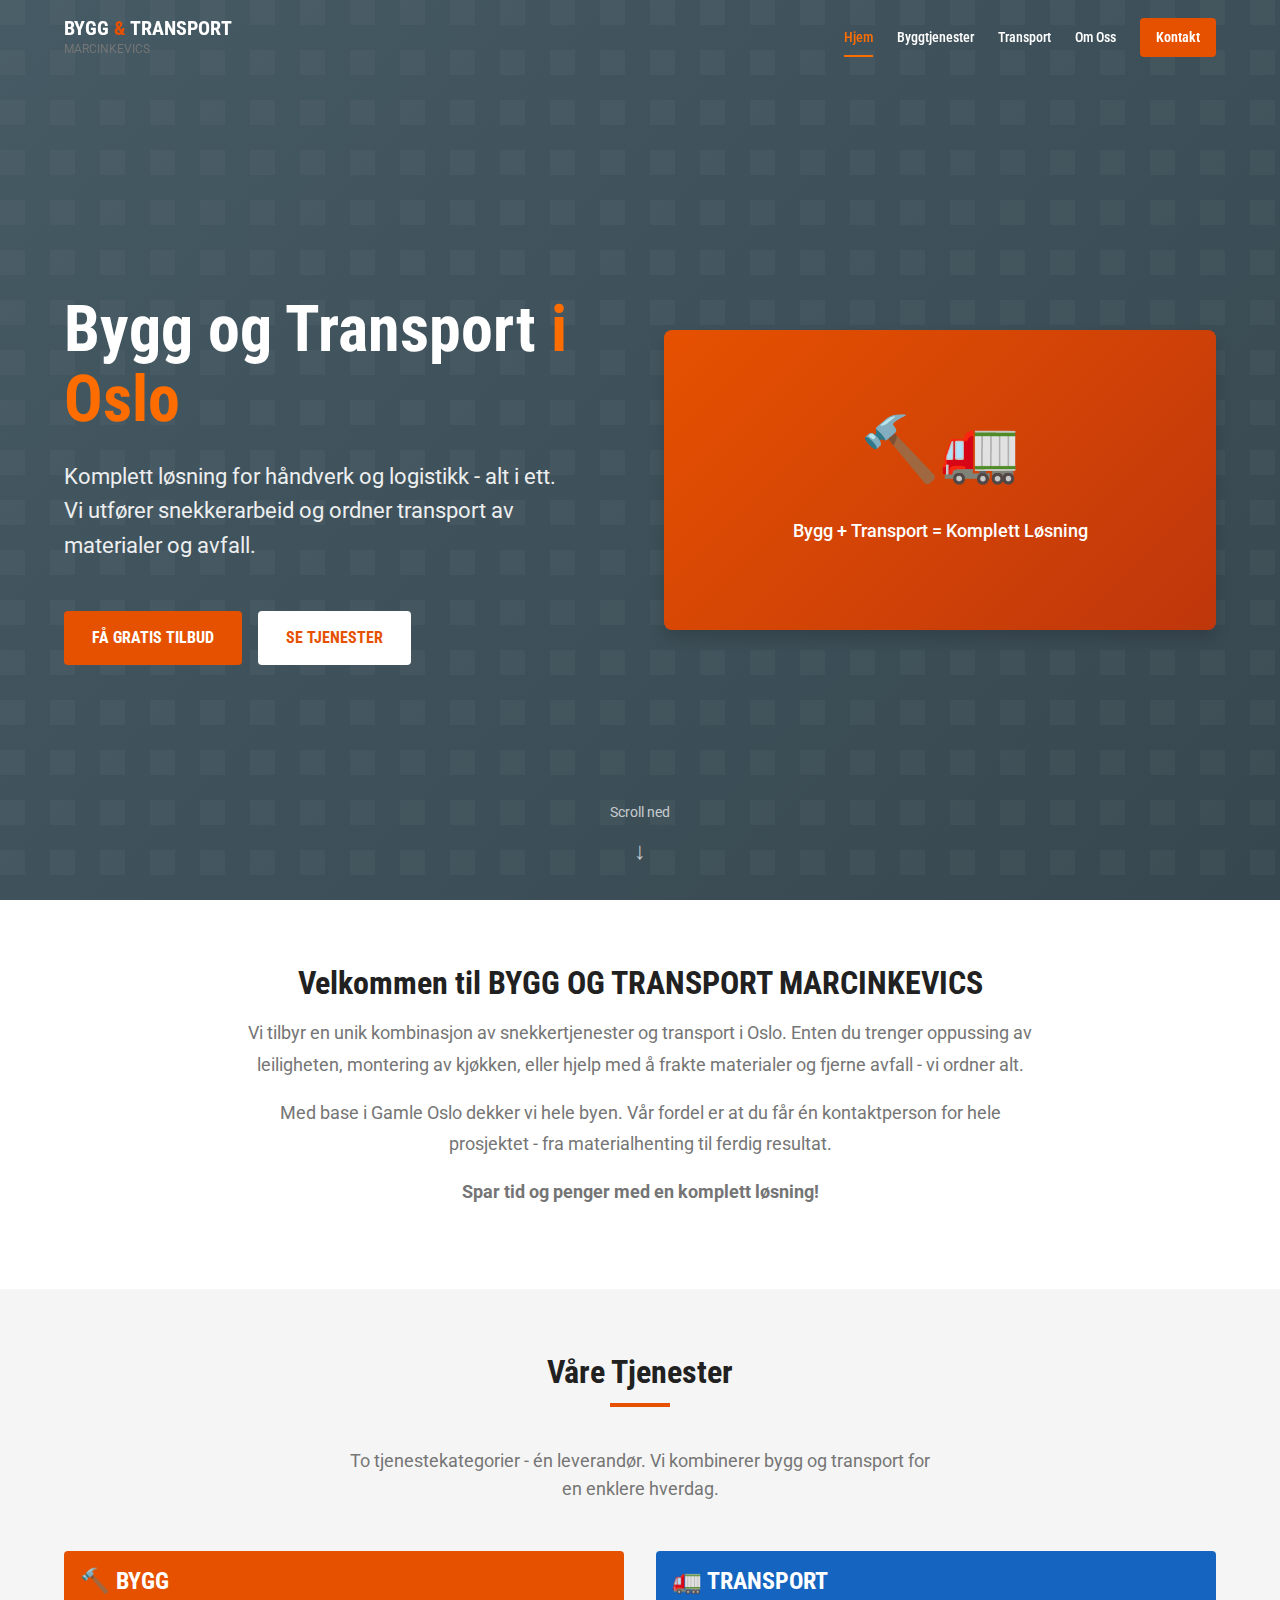
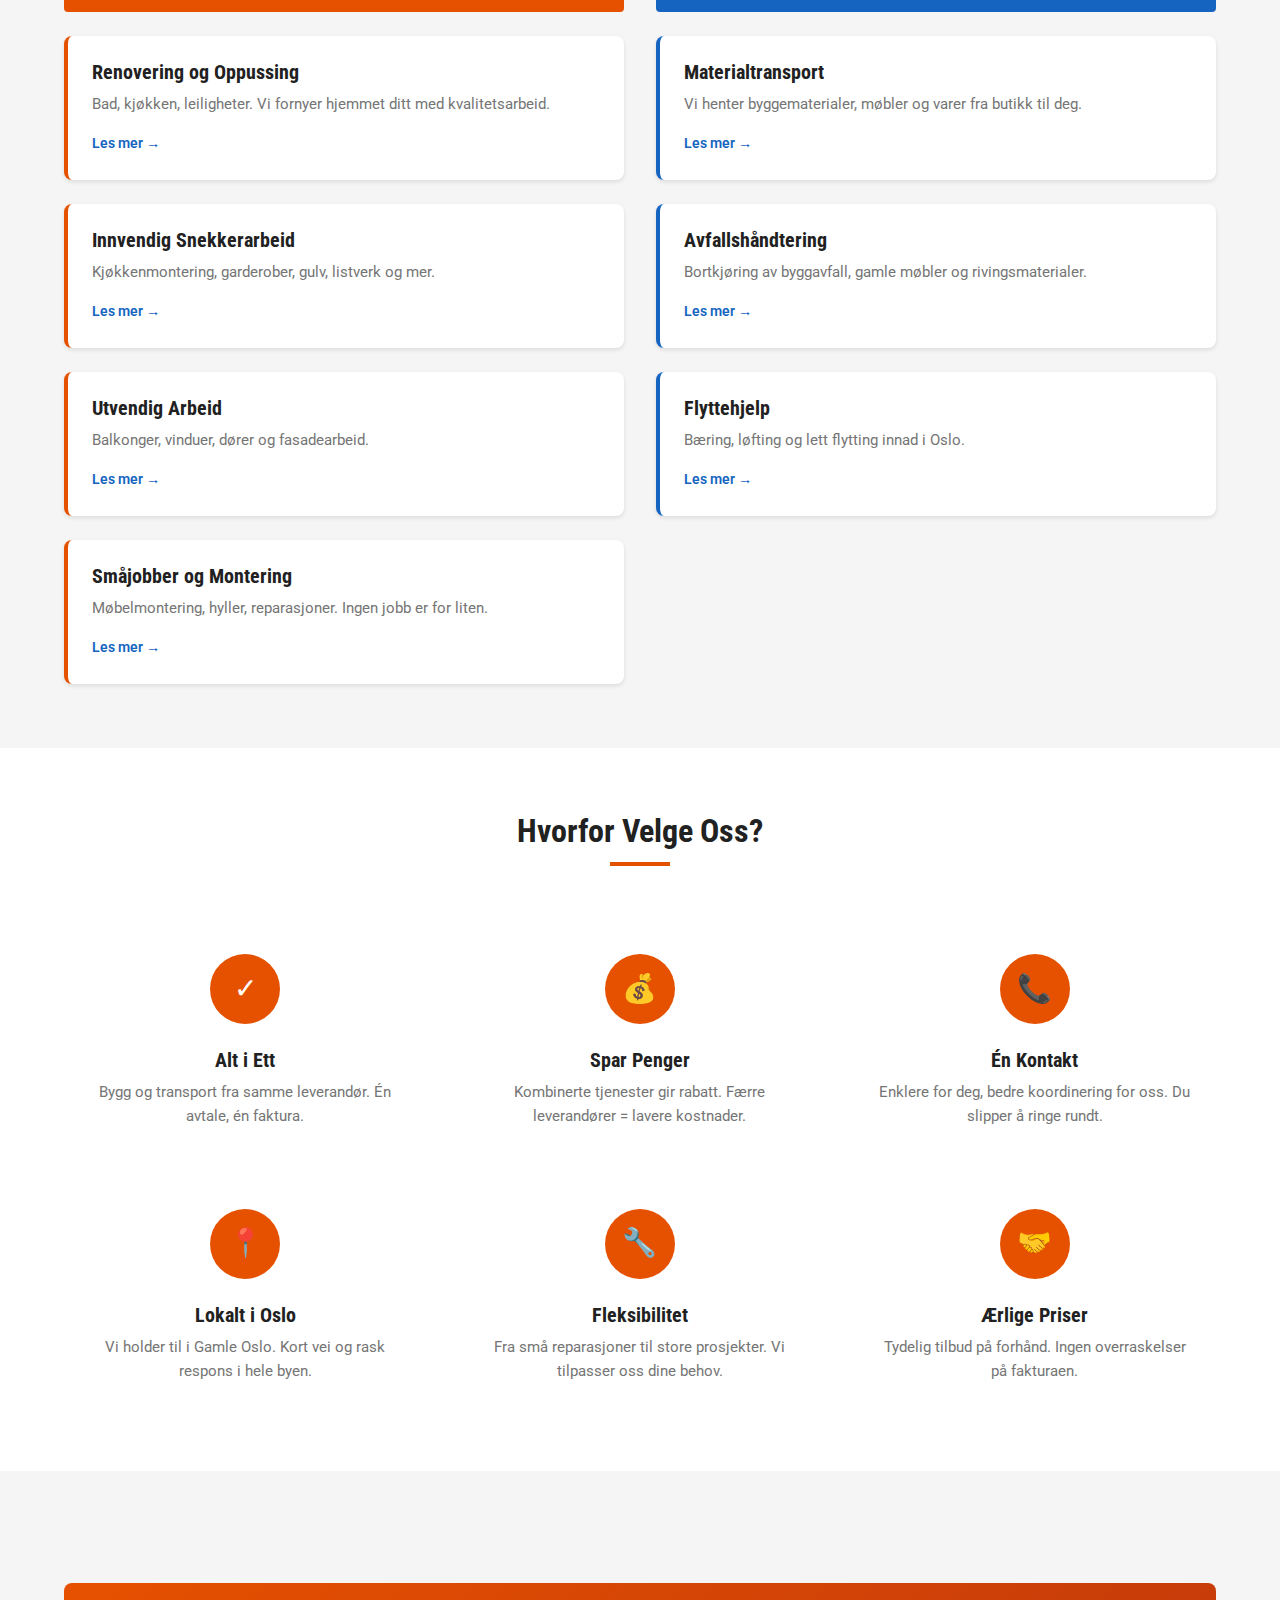
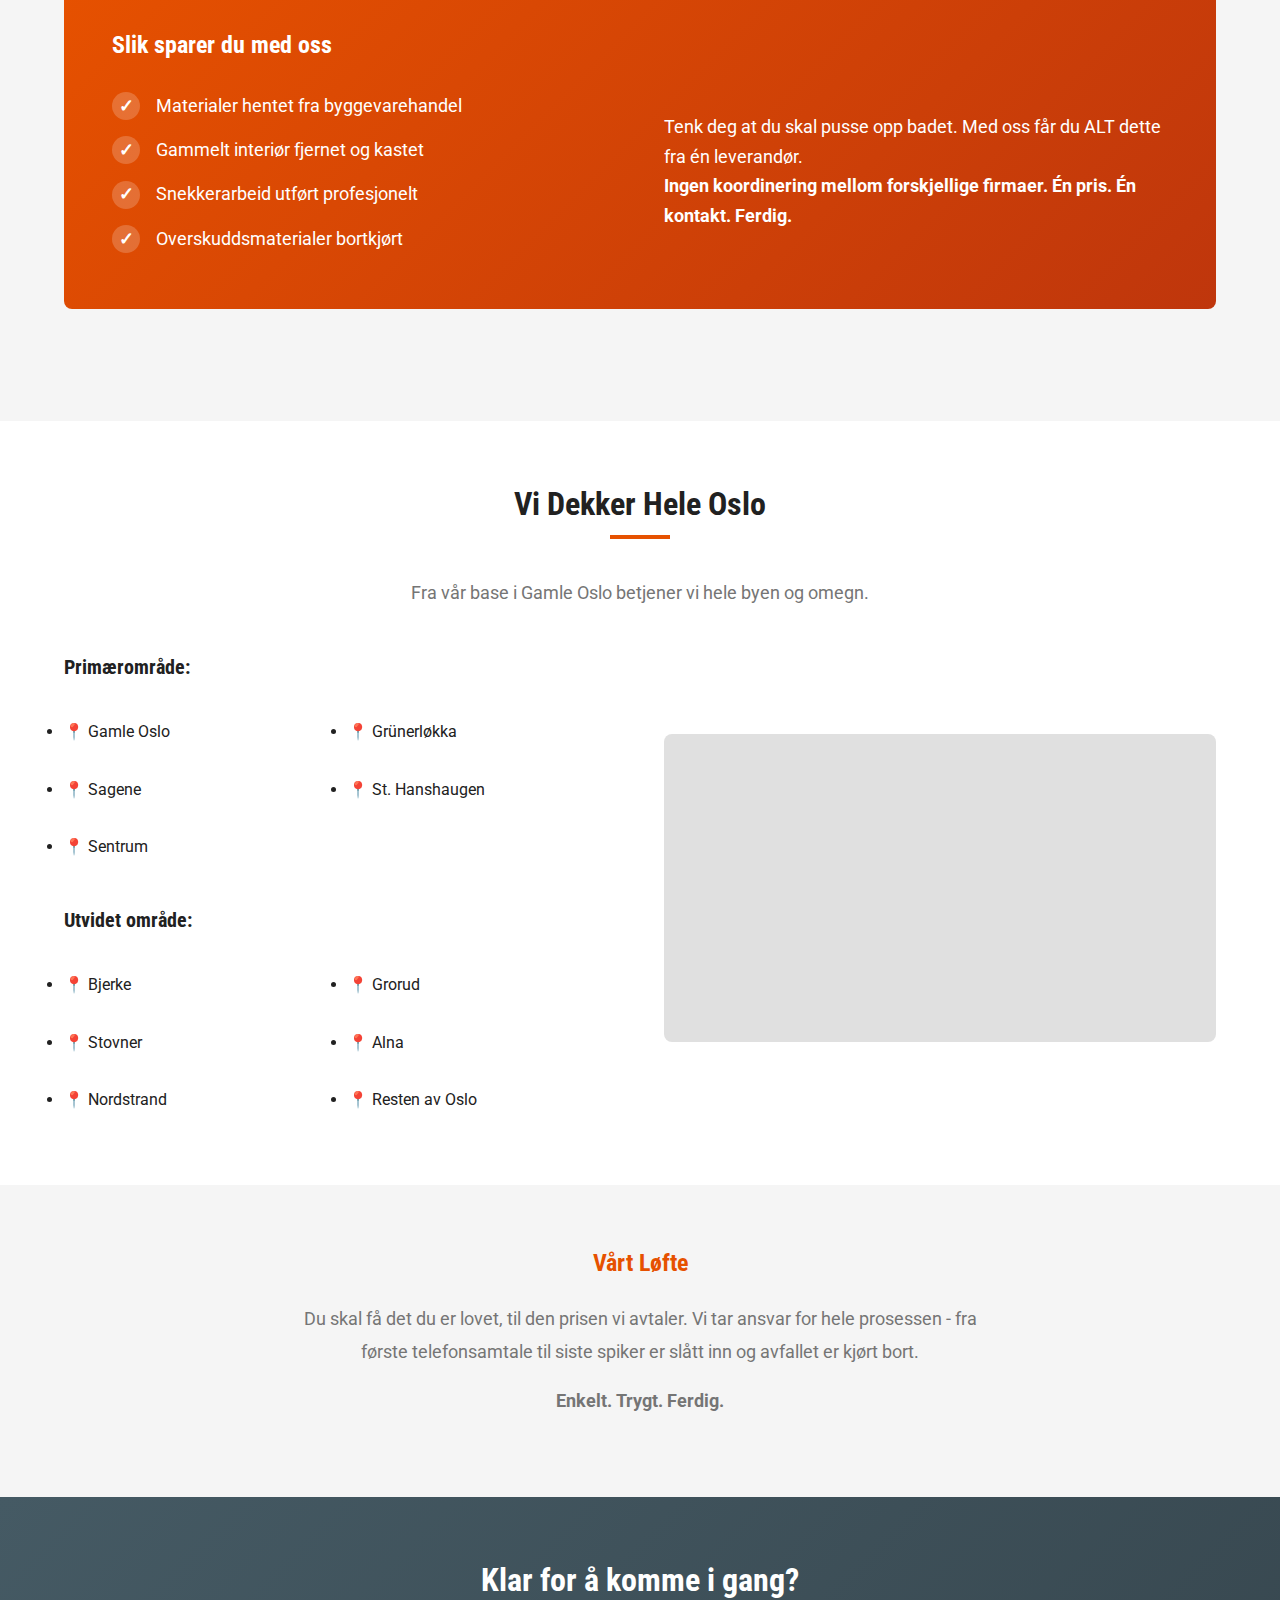
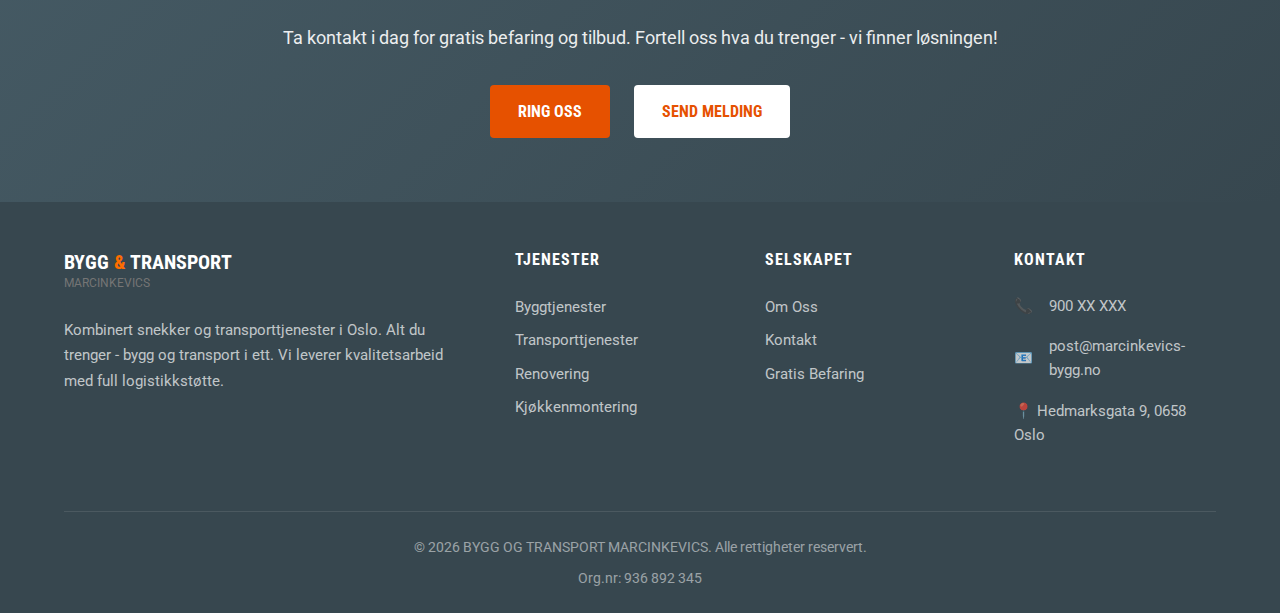
<file: index.html>
<!DOCTYPE html>
<html lang="no">
<head>
    <meta charset="UTF-8">
    <meta name="viewport" content="width=device-width, initial-scale=1.0">
    <title>Snekker og Transport Oslo | BYGG OG TRANSPORT MARCINKEVICS</title>
    <meta name="description" content="Kombinert snekker og transporttjenester i Oslo. Renovering, kjøkkenmontering, materialtransport, avfallskjøring. Alt i ett. Gratis tilbud!">
    <meta name="keywords" content="snekker oslo, transport oslo, renovering oslo, kjøkkenmontering, avfallshåndtering, materialtransport, gamle oslo">
    <meta name="author" content="BYGG OG TRANSPORT MARCINKEVICS">
    <meta name="robots" content="index, follow">

    <!-- Open Graph -->
    <meta property="og:title" content="Snekker og Transport Oslo | BYGG OG TRANSPORT MARCINKEVICS">
    <meta property="og:description" content="Kombinert snekker og transporttjenester i Oslo. Alt du trenger - bygg og transport i ett.">
    <meta property="og:type" content="website">
    <meta property="og:locale" content="nb_NO">

    <!-- Fonts -->
    <link rel="preconnect" href="https://fonts.googleapis.com">
    <link rel="preconnect" href="https://fonts.gstatic.com" crossorigin>
    <link href="https://fonts.googleapis.com/css2?family=Roboto+Condensed:wght@400;500;700&family=Roboto:wght@400;500;700&display=swap" rel="stylesheet">

    <!-- Stylesheets -->
    <link rel="stylesheet" href="css/style.css">
    <link rel="stylesheet" href="css/responsive.css">

    <!-- Favicon -->
    <link rel="icon" type="image/x-icon" href="favicon.ico">

    <!-- Schema.org Markup -->
    <script type="application/ld+json">
    {
        "@context": "https://schema.org",
        "@type": "HomeAndConstructionBusiness",
        "name": "BYGG OG TRANSPORT MARCINKEVICS",
        "description": "Kombinert snekkertjenester og transport i Oslo. Renovering, kjøkkenmontering, materialtransport og avfallshåndtering.",
        "@id": "https://marcinkevics-bygg.no",
        "url": "https://marcinkevics-bygg.no",
        "telephone": "+47900XXXXX",
        "email": "post@marcinkevics-bygg.no",
        "address": {
            "@type": "PostalAddress",
            "streetAddress": "Hedmarksgata 9",
            "addressLocality": "Oslo",
            "postalCode": "0658",
            "addressCountry": "NO"
        },
        "geo": {
            "@type": "GeoCoordinates",
            "latitude": 59.9058,
            "longitude": 10.7849
        },
        "areaServed": "Oslo",
        "priceRange": "$",
        "openingHoursSpecification": {
            "@type": "OpeningHoursSpecification",
            "dayOfWeek": ["Monday", "Tuesday", "Wednesday", "Thursday", "Friday"],
            "opens": "07:00",
            "closes": "17:00"
        },
        "additionalType": "https://schema.org/MovingCompany"
    }
    </script>
</head>
<body class="has-hero">

    <!-- Header -->
    <header class="header">
        <div class="header-container">
            <a href="index.html" class="logo">
                <span class="logo-main">BYGG <span>&</span> TRANSPORT</span>
                <span class="logo-tagline">MARCINKEVICS</span>
            </a>

            <nav class="nav-menu">
                <a href="index.html" class="nav-link active">Hjem</a>
                <a href="byggtjenester.html" class="nav-link">Byggtjenester</a>
                <a href="transporttjenester.html" class="nav-link">Transport</a>
                <a href="om-oss.html" class="nav-link">Om Oss</a>
                <a href="kontakt.html" class="nav-link nav-cta">Kontakt</a>
            </nav>

            <button class="menu-toggle" aria-label="Meny">
                <span></span>
                <span></span>
                <span></span>
            </button>
        </div>
    </header>

    <!-- Hero Section -->
    <section class="hero">
        <div class="container hero-container">
            <div class="hero-content">
                <h1>Bygg og Transport <span>i Oslo</span></h1>
                <p class="hero-subtitle">Komplett løsning for håndverk og logistikk - alt i ett. Vi utfører snekkerarbeid og ordner transport av materialer og avfall.</p>
                <div class="hero-buttons">
                    <a href="kontakt.html" class="btn btn-primary">Få Gratis Tilbud</a>
                    <a href="#tjenester" class="btn btn-white">Se Tjenester</a>
                </div>
            </div>
            <div class="hero-image">
                <div class="hero-image-placeholder">
                    <span class="icon">🔨🚛</span>
                    <p>Bygg + Transport = Komplett Løsning</p>
                </div>
            </div>
        </div>

        <!-- Scroll Indicator -->
        <div class="hero-scroll">
            <span>Scroll ned</span>
            <div class="hero-scroll-icon">↓</div>
        </div>
    </section>

    <!-- Introduction Section -->
    <section class="section intro">
        <div class="container">
            <div class="intro-content">
                <h2>Velkommen til BYGG OG TRANSPORT MARCINKEVICS</h2>
                <p>Vi tilbyr en unik kombinasjon av snekkertjenester og transport i Oslo. Enten du trenger oppussing av leiligheten, montering av kjøkken, eller hjelp med å frakte materialer og fjerne avfall - vi ordner alt.</p>
                <p>Med base i Gamle Oslo dekker vi hele byen. Vår fordel er at du får én kontaktperson for hele prosjektet - fra materialhenting til ferdig resultat.</p>
                <p><strong>Spar tid og penger med en komplett løsning!</strong></p>
            </div>
        </div>
    </section>

    <!-- Services Overview Section -->
    <section class="section section-alt" id="tjenester">
        <div class="container">
            <div class="section-header">
                <h2>Våre Tjenester</h2>
                <p>To tjenestekategorier - én leverandør. Vi kombinerer bygg og transport for en enklere hverdag.</p>
            </div>

            <div class="services-grid">
                <!-- BYGG Column -->
                <div class="services-column bygg">
                    <h3>🔨 BYGG</h3>
                    <div class="service-cards">
                        <div class="service-card">
                            <h4>Renovering og Oppussing</h4>
                            <p>Bad, kjøkken, leiligheter. Vi fornyer hjemmet ditt med kvalitetsarbeid.</p>
                            <a href="byggtjenester.html#renovering">Les mer →</a>
                        </div>
                        <div class="service-card">
                            <h4>Innvendig Snekkerarbeid</h4>
                            <p>Kjøkkenmontering, garderober, gulv, listverk og mer.</p>
                            <a href="byggtjenester.html#innvendig">Les mer →</a>
                        </div>
                        <div class="service-card">
                            <h4>Utvendig Arbeid</h4>
                            <p>Balkonger, vinduer, dører og fasadearbeid.</p>
                            <a href="byggtjenester.html#utvendig">Les mer →</a>
                        </div>
                        <div class="service-card">
                            <h4>Småjobber og Montering</h4>
                            <p>Møbelmontering, hyller, reparasjoner. Ingen jobb er for liten.</p>
                            <a href="byggtjenester.html#smajobber">Les mer →</a>
                        </div>
                    </div>
                </div>

                <!-- TRANSPORT Column -->
                <div class="services-column transport">
                    <h3>🚛 TRANSPORT</h3>
                    <div class="service-cards">
                        <div class="service-card">
                            <h4>Materialtransport</h4>
                            <p>Vi henter byggematerialer, møbler og varer fra butikk til deg.</p>
                            <a href="transporttjenester.html#materialtransport">Les mer →</a>
                        </div>
                        <div class="service-card">
                            <h4>Avfallshåndtering</h4>
                            <p>Bortkjøring av byggavfall, gamle møbler og rivingsmaterialer.</p>
                            <a href="transporttjenester.html#avfall">Les mer →</a>
                        </div>
                        <div class="service-card">
                            <h4>Flyttehjelp</h4>
                            <p>Bæring, løfting og lett flytting innad i Oslo.</p>
                            <a href="transporttjenester.html#flyttehjelp">Les mer →</a>
                        </div>
                    </div>
                </div>
            </div>
        </div>
    </section>

    <!-- Why Choose Us Section -->
    <section class="section">
        <div class="container">
            <div class="section-header">
                <h2>Hvorfor Velge Oss?</h2>
            </div>

            <div class="benefits-grid">
                <div class="benefit-item">
                    <div class="benefit-icon">✓</div>
                    <h4>Alt i Ett</h4>
                    <p>Bygg og transport fra samme leverandør. Én avtale, én faktura.</p>
                </div>
                <div class="benefit-item">
                    <div class="benefit-icon">💰</div>
                    <h4>Spar Penger</h4>
                    <p>Kombinerte tjenester gir rabatt. Færre leverandører = lavere kostnader.</p>
                </div>
                <div class="benefit-item">
                    <div class="benefit-icon">📞</div>
                    <h4>Én Kontakt</h4>
                    <p>Enklere for deg, bedre koordinering for oss. Du slipper å ringe rundt.</p>
                </div>
                <div class="benefit-item">
                    <div class="benefit-icon">📍</div>
                    <h4>Lokalt i Oslo</h4>
                    <p>Vi holder til i Gamle Oslo. Kort vei og rask respons i hele byen.</p>
                </div>
                <div class="benefit-item">
                    <div class="benefit-icon">🔧</div>
                    <h4>Fleksibilitet</h4>
                    <p>Fra små reparasjoner til store prosjekter. Vi tilpasser oss dine behov.</p>
                </div>
                <div class="benefit-item">
                    <div class="benefit-icon">🤝</div>
                    <h4>Ærlige Priser</h4>
                    <p>Tydelig tilbud på forhånd. Ingen overraskelser på fakturaen.</p>
                </div>
            </div>
        </div>
    </section>

    <!-- Combined Service Highlight -->
    <section class="section section-alt">
        <div class="container">
            <div class="combined-service">
                <h3>Slik sparer du med oss</h3>
                <div class="combined-service-content">
                    <ul class="combined-steps">
                        <li>Materialer hentet fra byggevarehandel</li>
                        <li>Gammelt interiør fjernet og kastet</li>
                        <li>Snekkerarbeid utført profesjonelt</li>
                        <li>Overskuddsmaterialer bortkjørt</li>
                    </ul>
                    <div class="combined-text">
                        <p>Tenk deg at du skal pusse opp badet. Med oss får du ALT dette fra én leverandør.</p>
                        <p><strong>Ingen koordinering mellom forskjellige firmaer. Én pris. Én kontakt. Ferdig.</strong></p>
                    </div>
                </div>
            </div>
        </div>
    </section>

    <!-- Service Area Section -->
    <section class="section">
        <div class="container">
            <div class="section-header">
                <h2>Vi Dekker Hele Oslo</h2>
                <p>Fra vår base i Gamle Oslo betjener vi hele byen og omegn.</p>
            </div>

            <div class="service-area-content">
                <div class="area-list">
                    <h4>Primærområde:</h4>
                    <li>Gamle Oslo</li>
                    <li>Grünerløkka</li>
                    <li>Sagene</li>
                    <li>St. Hanshaugen</li>
                    <li>Sentrum</li>

                    <h4>Utvidet område:</h4>
                    <li>Bjerke</li>
                    <li>Grorud</li>
                    <li>Stovner</li>
                    <li>Alna</li>
                    <li>Nordstrand</li>
                    <li>Resten av Oslo</li>
                </div>

                <div class="area-map">
                    <iframe src="https://www.google.com/maps/embed?pb=!1m18!1m12!1m3!1d1999.8!2d10.7849!3d59.9058!2m3!1f0!2f0!3f0!3m2!1i1024!2i768!4f13.1!3m3!1m2!1s0x46416e7d0d5a5c8f%3A0x0!2sHedmarksgata%209%2C%200658%20Oslo!5e0!3m2!1sno!2sno!4v1700000000000!5m2!1sno!2sno" loading="lazy" referrerpolicy="no-referrer-when-downgrade" title="Kart over vårt område"></iframe>
                </div>
            </div>
        </div>
    </section>

    <!-- Trust Section -->
    <section class="section section-alt trust-section">
        <div class="container">
            <div class="trust-content">
                <h3>Vårt Løfte</h3>
                <p>Du skal få det du er lovet, til den prisen vi avtaler. Vi tar ansvar for hele prosessen - fra første telefonsamtale til siste spiker er slått inn og avfallet er kjørt bort.</p>
                <p><strong>Enkelt. Trygt. Ferdig.</strong></p>
            </div>
        </div>
    </section>

    <!-- CTA Section -->
    <section class="cta-section">
        <div class="container">
            <h2>Klar for å komme i gang?</h2>
            <p>Ta kontakt i dag for gratis befaring og tilbud. Fortell oss hva du trenger - vi finner løsningen!</p>
            <div class="cta-buttons">
                <a href="tel:+47900XXXXX" class="btn btn-primary">Ring Oss</a>
                <a href="kontakt.html" class="btn btn-white">Send Melding</a>
            </div>
        </div>
    </section>

    <!-- Footer -->
    <footer class="footer">
        <div class="container">
            <div class="footer-grid">
                <div class="footer-about">
                    <div class="logo">
                        <span class="logo-main">BYGG <span>&</span> TRANSPORT</span>
                        <span class="logo-tagline">MARCINKEVICS</span>
                    </div>
                    <p>Kombinert snekker og transporttjenester i Oslo. Alt du trenger - bygg og transport i ett. Vi leverer kvalitetsarbeid med full logistikkstøtte.</p>
                </div>

                <div class="footer-nav">
                    <h4>Tjenester</h4>
                    <ul class="footer-links">
                        <li><a href="byggtjenester.html">Byggtjenester</a></li>
                        <li><a href="transporttjenester.html">Transporttjenester</a></li>
                        <li><a href="byggtjenester.html#renovering">Renovering</a></li>
                        <li><a href="byggtjenester.html#innvendig">Kjøkkenmontering</a></li>
                    </ul>
                </div>

                <div class="footer-nav">
                    <h4>Selskapet</h4>
                    <ul class="footer-links">
                        <li><a href="om-oss.html">Om Oss</a></li>
                        <li><a href="kontakt.html">Kontakt</a></li>
                        <li><a href="kontakt.html#befaring">Gratis Befaring</a></li>
                    </ul>
                </div>

                <div class="footer-contact-info">
                    <h4>Kontakt</h4>
                    <ul class="footer-contact">
                        <li>📞 <a href="tel:+47900XXXXX">900 XX XXX</a></li>
                        <li>📧 <a href="mailto:post@marcinkevics-bygg.no">post@marcinkevics-bygg.no</a></li>
                        <li>📍 Hedmarksgata 9, 0658 Oslo</li>
                    </ul>
                </div>
            </div>

            <div class="footer-bottom">
                <p>&copy; 2026 BYGG OG TRANSPORT MARCINKEVICS. Alle rettigheter reservert.</p>
                <p class="org-number">Org.nr: 936 892 345</p>
            </div>
        </div>
    </footer>

    <!-- JavaScript -->
    <script src="js/main.js"></script>

</body>
</html>
</file>
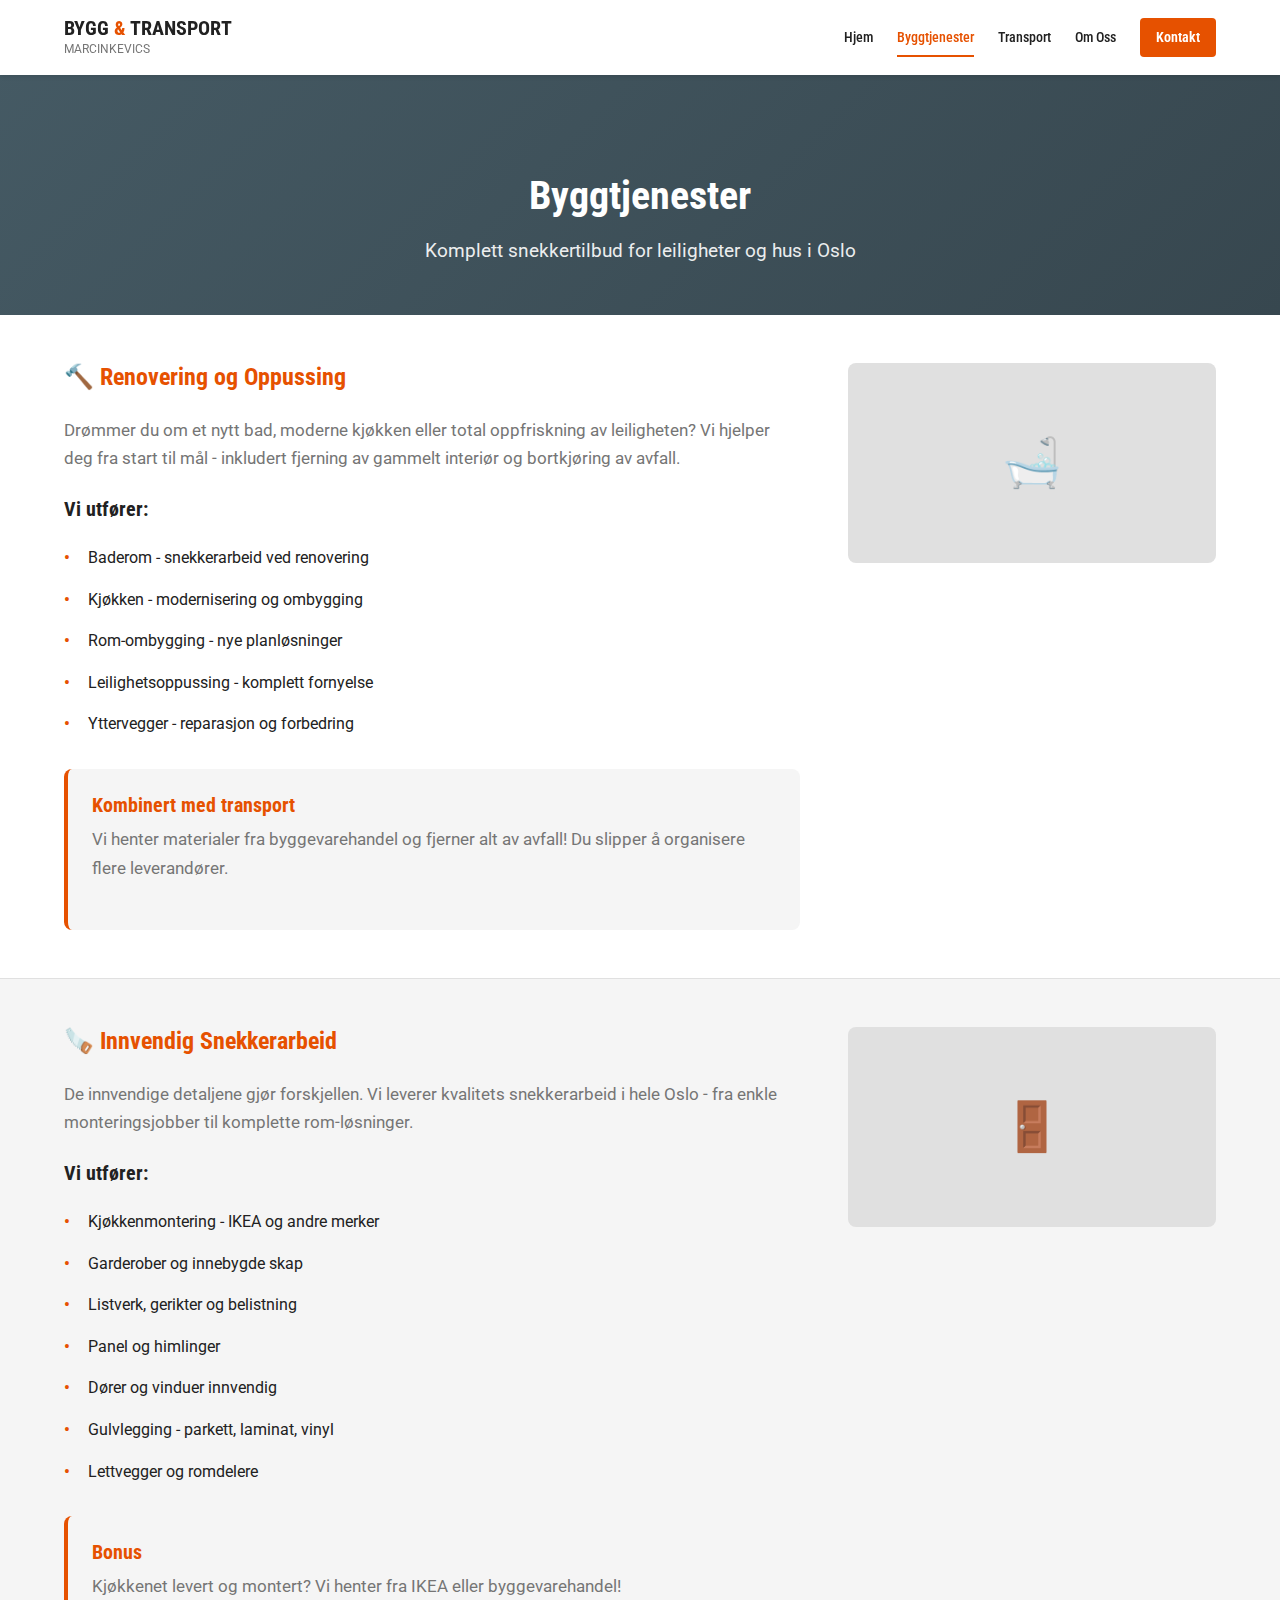
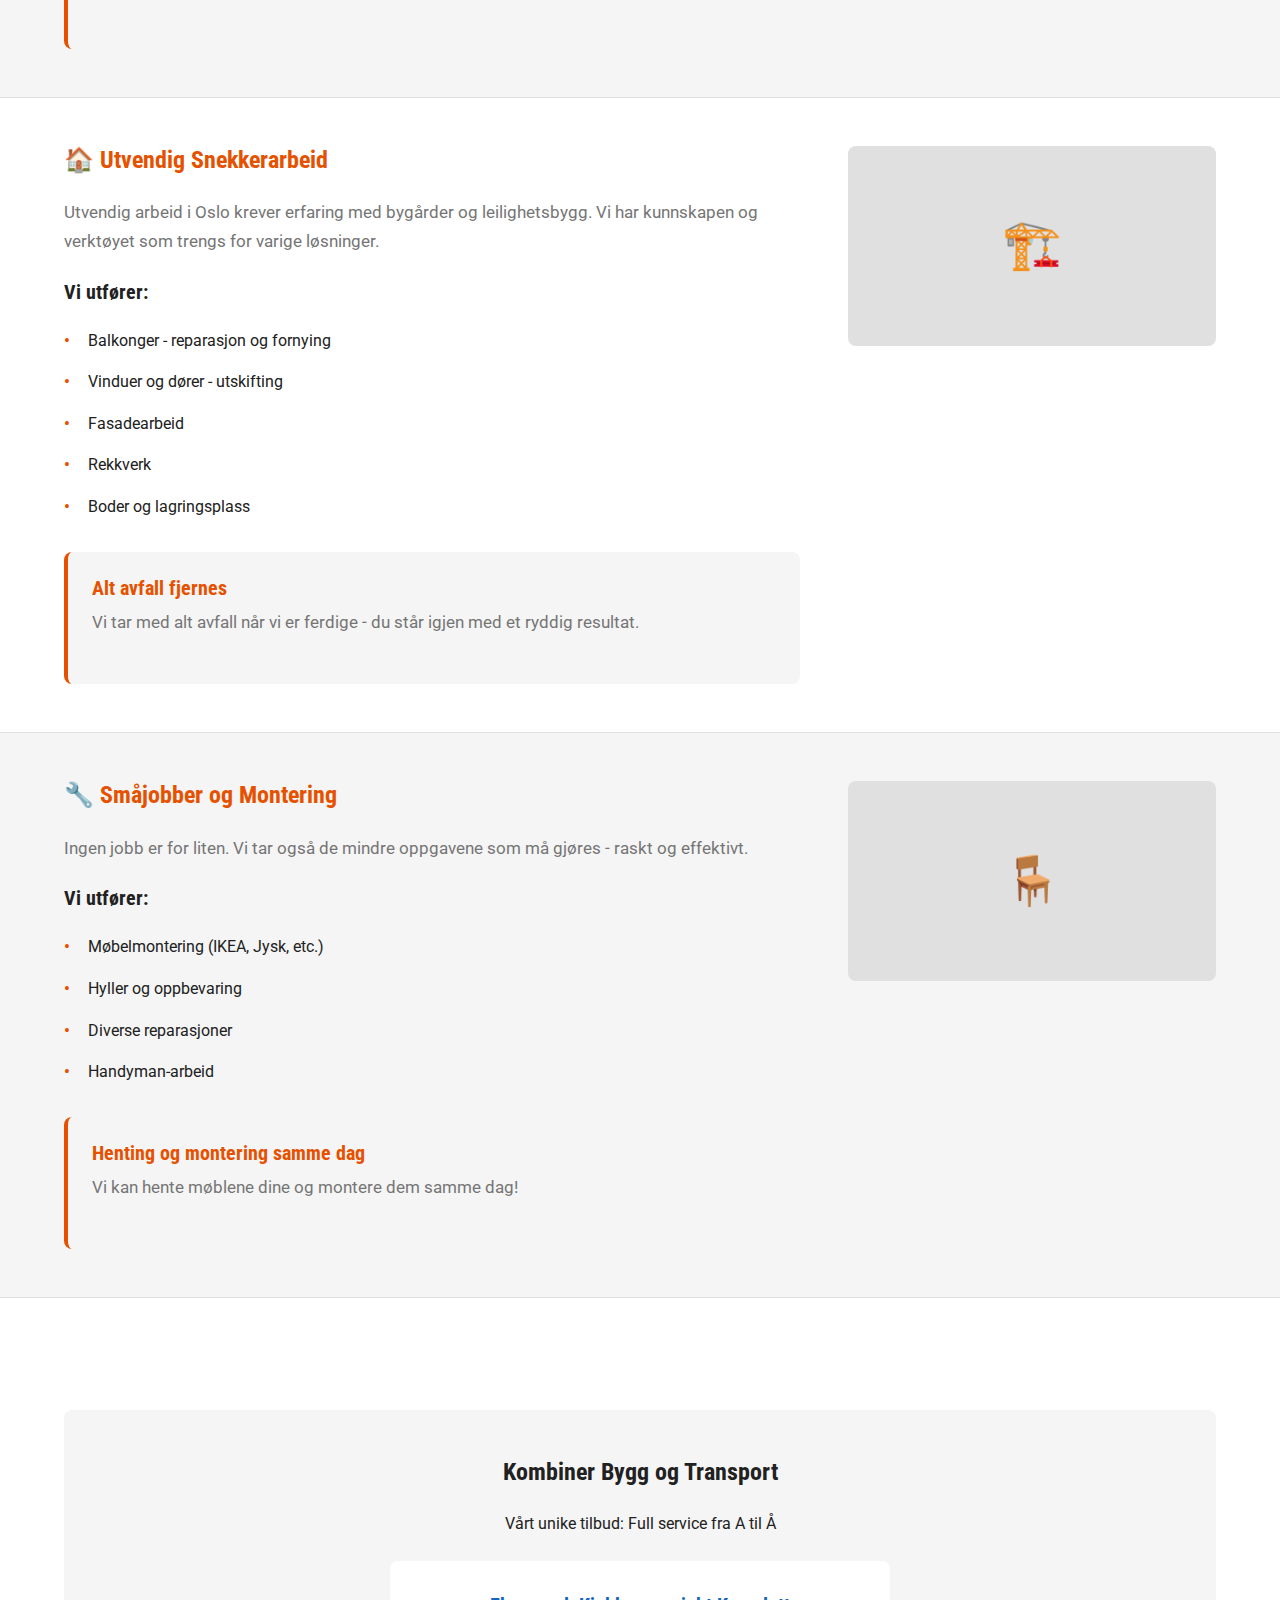
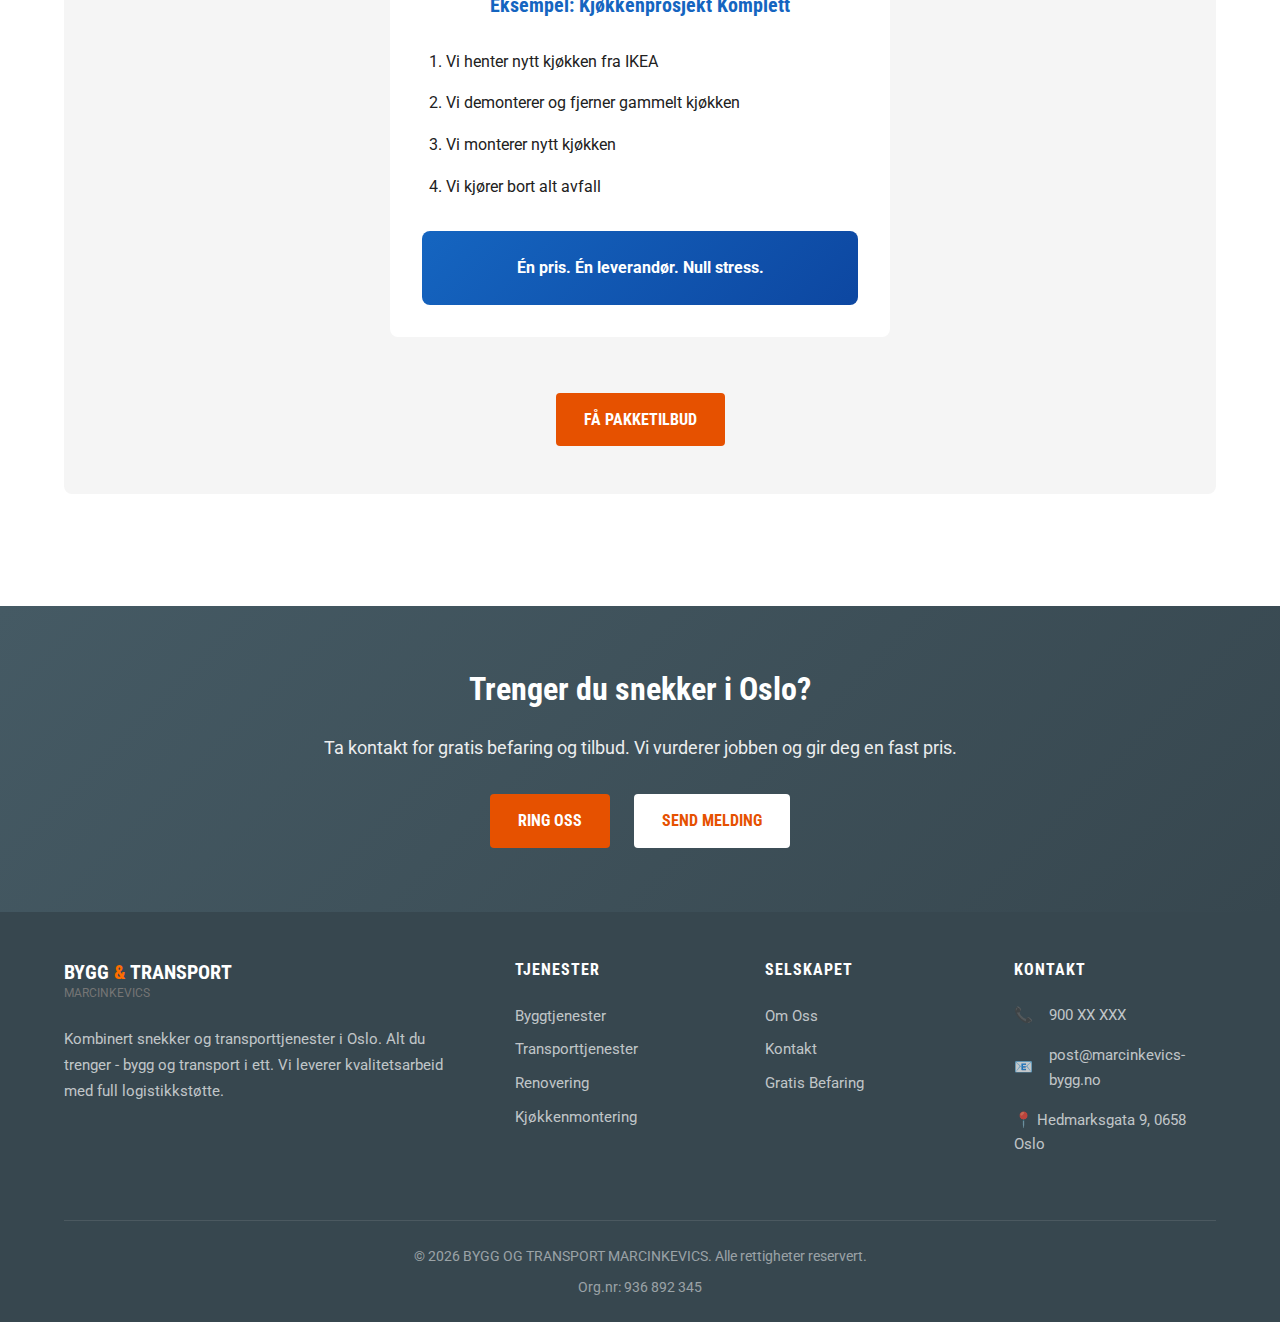
<file: byggtjenester.html>
<!DOCTYPE html>
<html lang="no">
<head>
    <meta charset="UTF-8">
    <meta name="viewport" content="width=device-width, initial-scale=1.0">
    <title>Snekkertjenester Oslo | Renovering, Kjøkkenmontering | MARCINKEVICS</title>
    <meta name="description" content="Profesjonell snekker i Oslo. Renovering, kjøkkenmontering, innvendig snekkerarbeid. Vi henter materialer og fjerner avfall!">
    <meta name="keywords" content="snekker oslo, renovering oslo, kjøkkenmontering, leilighetsoppussing, innvendig snekkerarbeid, IKEA montering">
    <meta name="author" content="BYGG OG TRANSPORT MARCINKEVICS">
    <meta name="robots" content="index, follow">

    <!-- Open Graph -->
    <meta property="og:title" content="Snekkertjenester Oslo | BYGG OG TRANSPORT MARCINKEVICS">
    <meta property="og:description" content="Profesjonell snekker i Oslo. Renovering, kjøkkenmontering og innvendig snekkerarbeid.">
    <meta property="og:type" content="website">
    <meta property="og:locale" content="nb_NO">

    <!-- Fonts -->
    <link rel="preconnect" href="https://fonts.googleapis.com">
    <link rel="preconnect" href="https://fonts.gstatic.com" crossorigin>
    <link href="https://fonts.googleapis.com/css2?family=Roboto+Condensed:wght@400;500;700&family=Roboto:wght@400;500;700&display=swap" rel="stylesheet">

    <!-- Stylesheets -->
    <link rel="stylesheet" href="css/style.css">
    <link rel="stylesheet" href="css/responsive.css">

    <!-- Favicon -->
    <link rel="icon" type="image/x-icon" href="favicon.ico">
</head>
<body>

    <!-- Quick Contact Bar -->
    <div class="quick-contact">
        <div class="container quick-contact-container">
            <div class="quick-contact-item">
                <span>📞</span>
                <a href="tel:+47900XXXXX">900 XX XXX</a>
            </div>
            <div class="quick-contact-item">
                <span>📧</span>
                <a href="mailto:post@marcinkevics-bygg.no">post@marcinkevics-bygg.no</a>
            </div>
            <div class="quick-contact-item">
                <span>📍</span>
                <span>Gamle Oslo</span>
            </div>
        </div>
    </div>

    <!-- Header -->
    <header class="header">
        <div class="header-container">
            <a href="index.html" class="logo">
                <span class="logo-main">BYGG <span>&</span> TRANSPORT</span>
                <span class="logo-tagline">MARCINKEVICS</span>
            </a>

            <nav class="nav-menu">
                <a href="index.html" class="nav-link">Hjem</a>
                <a href="byggtjenester.html" class="nav-link active">Byggtjenester</a>
                <a href="transporttjenester.html" class="nav-link">Transport</a>
                <a href="om-oss.html" class="nav-link">Om Oss</a>
                <a href="kontakt.html" class="nav-link nav-cta">Kontakt</a>
            </nav>

            <button class="menu-toggle" aria-label="Meny">
                <span></span>
                <span></span>
                <span></span>
            </button>
        </div>
    </header>

    <!-- Page Header -->
    <section class="page-header">
        <div class="container">
            <h1>Byggtjenester</h1>
            <p>Komplett snekkertilbud for leiligheter og hus i Oslo</p>
        </div>
    </section>

    <!-- Service 1: Renovering og Oppussing -->
    <section class="section service-detail" id="renovering">
        <div class="container">
            <div class="service-detail-content">
                <div class="service-info">
                    <h3>🔨 Renovering og Oppussing</h3>
                    <p>Drømmer du om et nytt bad, moderne kjøkken eller total oppfriskning av leiligheten? Vi hjelper deg fra start til mål - inkludert fjerning av gammelt interiør og bortkjøring av avfall.</p>

                    <h4>Vi utfører:</h4>
                    <ul class="service-list">
                        <li>Baderom - snekkerarbeid ved renovering</li>
                        <li>Kjøkken - modernisering og ombygging</li>
                        <li>Rom-ombygging - nye planløsninger</li>
                        <li>Leilighetsoppussing - komplett fornyelse</li>
                        <li>Yttervegger - reparasjon og forbedring</li>
                    </ul>

                    <div class="service-highlight">
                        <h4>Kombinert med transport</h4>
                        <p>Vi henter materialer fra byggevarehandel og fjerner alt av avfall! Du slipper å organisere flere leverandører.</p>
                    </div>
                </div>
                <div class="service-image-placeholder">
                    🛁
                </div>
            </div>
        </div>
    </section>

    <!-- Service 2: Innvendig Snekkerarbeid -->
    <section class="section section-alt service-detail" id="innvendig">
        <div class="container">
            <div class="service-detail-content">
                <div class="service-info">
                    <h3>🪚 Innvendig Snekkerarbeid</h3>
                    <p>De innvendige detaljene gjør forskjellen. Vi leverer kvalitets snekkerarbeid i hele Oslo - fra enkle monteringsjobber til komplette rom-løsninger.</p>

                    <h4>Vi utfører:</h4>
                    <ul class="service-list">
                        <li>Kjøkkenmontering - IKEA og andre merker</li>
                        <li>Garderober og innebygde skap</li>
                        <li>Listverk, gerikter og belistning</li>
                        <li>Panel og himlinger</li>
                        <li>Dører og vinduer innvendig</li>
                        <li>Gulvlegging - parkett, laminat, vinyl</li>
                        <li>Lettvegger og romdelere</li>
                    </ul>

                    <div class="service-highlight">
                        <h4>Bonus</h4>
                        <p>Kjøkkenet levert og montert? Vi henter fra IKEA eller byggevarehandel!</p>
                    </div>
                </div>
                <div class="service-image-placeholder">
                    🚪
                </div>
            </div>
        </div>
    </section>

    <!-- Service 3: Utvendig Snekkerarbeid -->
    <section class="section service-detail" id="utvendig">
        <div class="container">
            <div class="service-detail-content">
                <div class="service-info">
                    <h3>🏠 Utvendig Snekkerarbeid</h3>
                    <p>Utvendig arbeid i Oslo krever erfaring med bygårder og leilighetsbygg. Vi har kunnskapen og verktøyet som trengs for varige løsninger.</p>

                    <h4>Vi utfører:</h4>
                    <ul class="service-list">
                        <li>Balkonger - reparasjon og fornying</li>
                        <li>Vinduer og dører - utskifting</li>
                        <li>Fasadearbeid</li>
                        <li>Rekkverk</li>
                        <li>Boder og lagringsplass</li>
                    </ul>

                    <div class="service-highlight">
                        <h4>Alt avfall fjernes</h4>
                        <p>Vi tar med alt avfall når vi er ferdige - du står igjen med et ryddig resultat.</p>
                    </div>
                </div>
                <div class="service-image-placeholder">
                    🏗️
                </div>
            </div>
        </div>
    </section>

    <!-- Service 4: Småjobber og Montering -->
    <section class="section section-alt service-detail" id="smajobber">
        <div class="container">
            <div class="service-detail-content">
                <div class="service-info">
                    <h3>🔧 Småjobber og Montering</h3>
                    <p>Ingen jobb er for liten. Vi tar også de mindre oppgavene som må gjøres - raskt og effektivt.</p>

                    <h4>Vi utfører:</h4>
                    <ul class="service-list">
                        <li>Møbelmontering (IKEA, Jysk, etc.)</li>
                        <li>Hyller og oppbevaring</li>
                        <li>Diverse reparasjoner</li>
                        <li>Handyman-arbeid</li>
                    </ul>

                    <div class="service-highlight">
                        <h4>Henting og montering samme dag</h4>
                        <p>Vi kan hente møblene dine og montere dem samme dag!</p>
                    </div>
                </div>
                <div class="service-image-placeholder">
                    🪑
                </div>
            </div>
        </div>
    </section>

    <!-- Combined Package Section -->
    <section class="section">
        <div class="container">
            <div class="combined-package">
                <h3>Kombiner Bygg og Transport</h3>
                <p>Vårt unike tilbud: Full service fra A til Å</p>

                <div class="package-example">
                    <h4>Eksempel: Kjøkkenprosjekt Komplett</h4>
                    <ol>
                        <li>Vi henter nytt kjøkken fra IKEA</li>
                        <li>Vi demonterer og fjerner gammelt kjøkken</li>
                        <li>Vi monterer nytt kjøkken</li>
                        <li>Vi kjører bort alt avfall</li>
                    </ol>
                    <div class="package-result">
                        <strong>Én pris. Én leverandør. Null stress.</strong>
                    </div>
                </div>

                <a href="kontakt.html" class="btn btn-primary mt-3">Få Pakketilbud</a>
            </div>
        </div>
    </section>

    <!-- CTA Section -->
    <section class="cta-section">
        <div class="container">
            <h2>Trenger du snekker i Oslo?</h2>
            <p>Ta kontakt for gratis befaring og tilbud. Vi vurderer jobben og gir deg en fast pris.</p>
            <div class="cta-buttons">
                <a href="tel:+47900XXXXX" class="btn btn-primary">Ring Oss</a>
                <a href="kontakt.html" class="btn btn-white">Send Melding</a>
            </div>
        </div>
    </section>

    <!-- Footer -->
    <footer class="footer">
        <div class="container">
            <div class="footer-grid">
                <div class="footer-about">
                    <div class="logo">
                        <span class="logo-main">BYGG <span>&</span> TRANSPORT</span>
                        <span class="logo-tagline">MARCINKEVICS</span>
                    </div>
                    <p>Kombinert snekker og transporttjenester i Oslo. Alt du trenger - bygg og transport i ett. Vi leverer kvalitetsarbeid med full logistikkstøtte.</p>
                </div>

                <div class="footer-nav">
                    <h4>Tjenester</h4>
                    <ul class="footer-links">
                        <li><a href="byggtjenester.html">Byggtjenester</a></li>
                        <li><a href="transporttjenester.html">Transporttjenester</a></li>
                        <li><a href="byggtjenester.html#renovering">Renovering</a></li>
                        <li><a href="byggtjenester.html#innvendig">Kjøkkenmontering</a></li>
                    </ul>
                </div>

                <div class="footer-nav">
                    <h4>Selskapet</h4>
                    <ul class="footer-links">
                        <li><a href="om-oss.html">Om Oss</a></li>
                        <li><a href="kontakt.html">Kontakt</a></li>
                        <li><a href="kontakt.html#befaring">Gratis Befaring</a></li>
                    </ul>
                </div>

                <div class="footer-contact-info">
                    <h4>Kontakt</h4>
                    <ul class="footer-contact">
                        <li>📞 <a href="tel:+47900XXXXX">900 XX XXX</a></li>
                        <li>📧 <a href="mailto:post@marcinkevics-bygg.no">post@marcinkevics-bygg.no</a></li>
                        <li>📍 Hedmarksgata 9, 0658 Oslo</li>
                    </ul>
                </div>
            </div>

            <div class="footer-bottom">
                <p>&copy; 2026 BYGG OG TRANSPORT MARCINKEVICS. Alle rettigheter reservert.</p>
                <p class="org-number">Org.nr: 936 892 345</p>
            </div>
        </div>
    </footer>

    <!-- JavaScript -->
    <script src="js/main.js"></script>

</body>
</html>
</file>
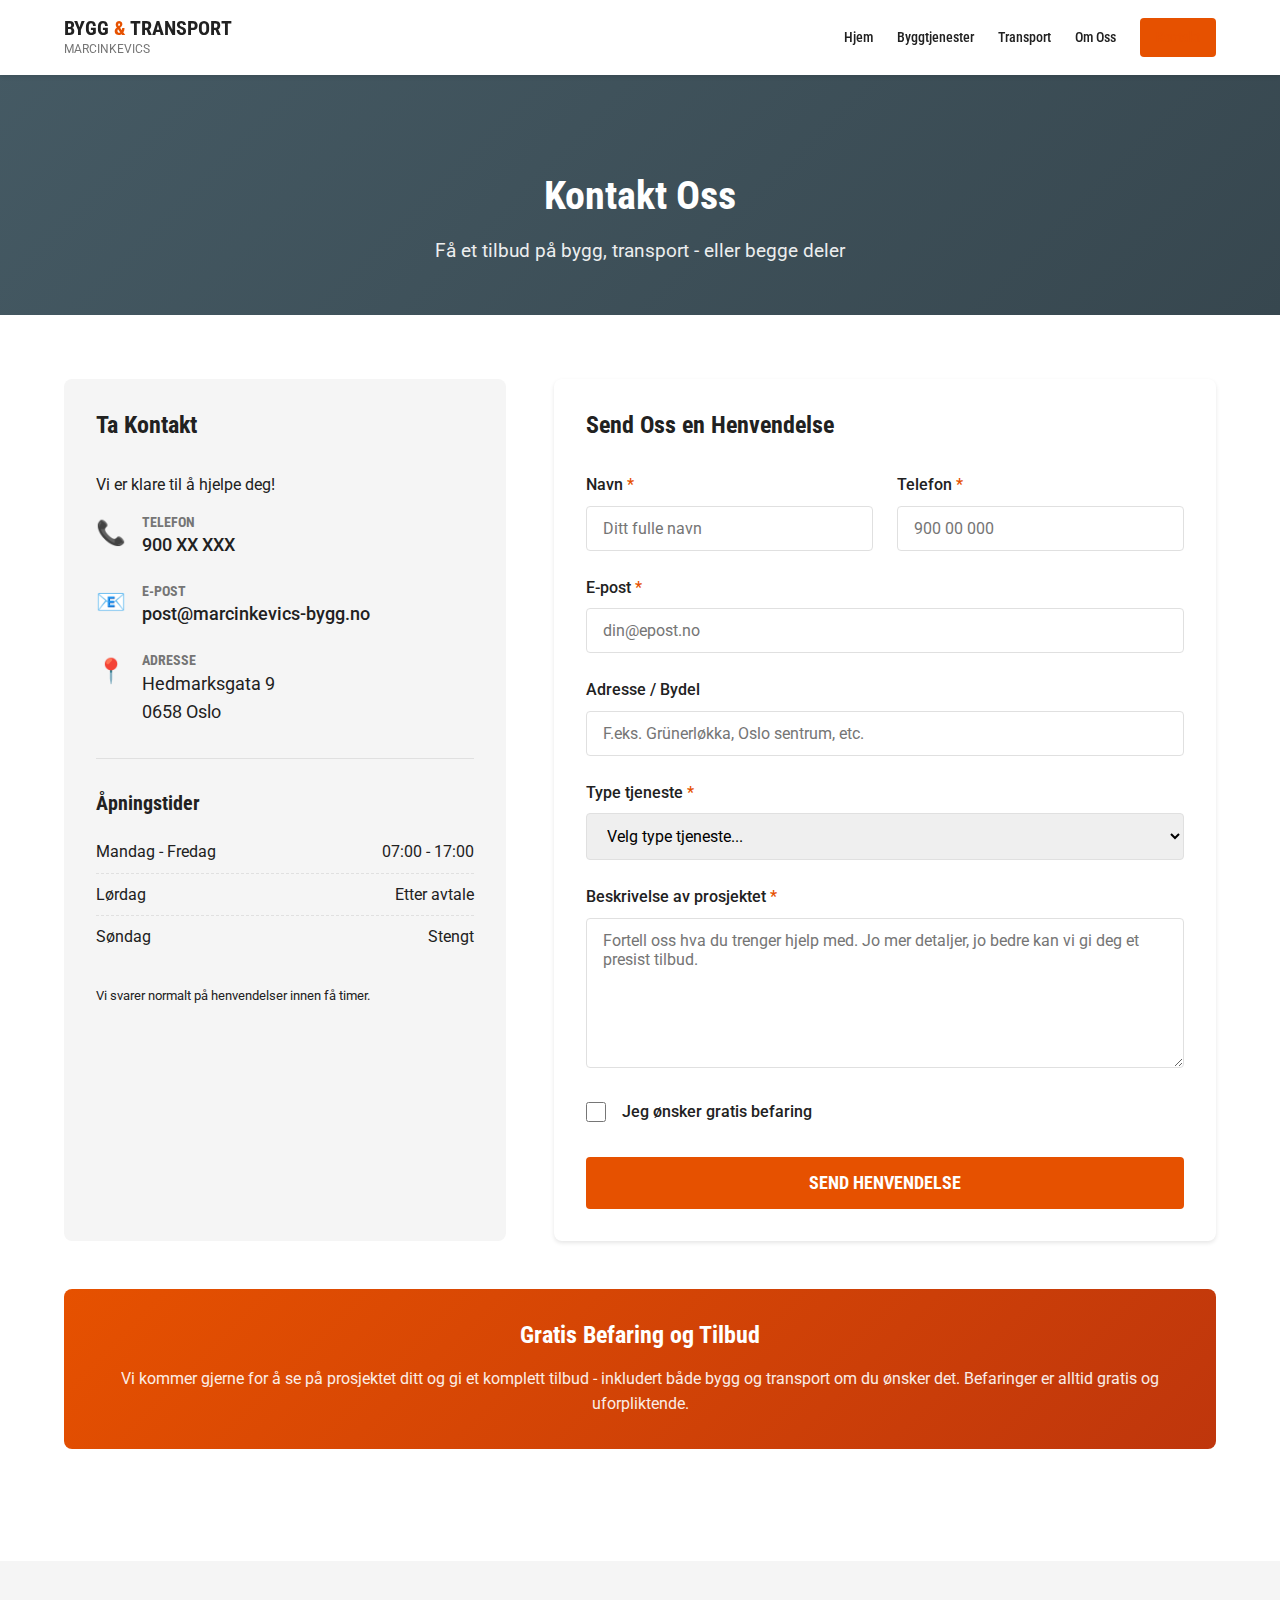
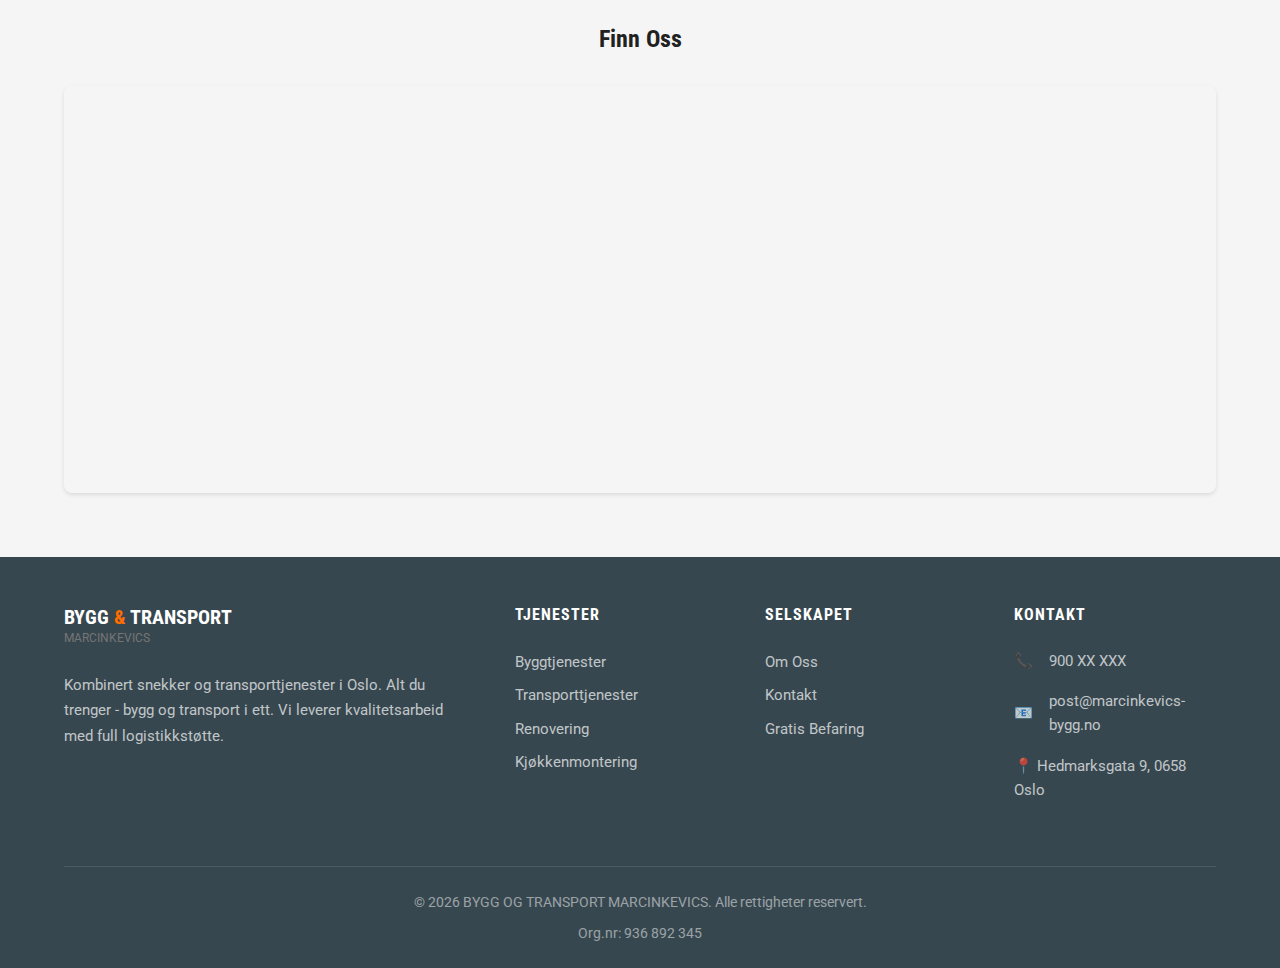
<file: kontakt.html>
<!DOCTYPE html>
<html lang="no">
<head>
    <meta charset="UTF-8">
    <meta name="viewport" content="width=device-width, initial-scale=1.0">
    <title>Kontakt Snekker Oslo | Gratis Tilbud | MARCINKEVICS</title>
    <meta name="description" content="Kontakt oss for snekker eller transporttjenester i Oslo. Gratis befaring og tilbud. Ring eller send melding.">
    <meta name="keywords" content="kontakt snekker oslo, gratis tilbud, befaring oslo, bygg og transport kontakt">
    <meta name="author" content="BYGG OG TRANSPORT MARCINKEVICS">
    <meta name="robots" content="index, follow">

    <!-- Open Graph -->
    <meta property="og:title" content="Kontakt Oss | BYGG OG TRANSPORT MARCINKEVICS">
    <meta property="og:description" content="Kontakt oss for snekker eller transporttjenester i Oslo. Gratis befaring og tilbud.">
    <meta property="og:type" content="website">
    <meta property="og:locale" content="nb_NO">

    <!-- Fonts -->
    <link rel="preconnect" href="https://fonts.googleapis.com">
    <link rel="preconnect" href="https://fonts.gstatic.com" crossorigin>
    <link href="https://fonts.googleapis.com/css2?family=Roboto+Condensed:wght@400;500;700&family=Roboto:wght@400;500;700&display=swap" rel="stylesheet">

    <!-- Stylesheets -->
    <link rel="stylesheet" href="css/style.css">
    <link rel="stylesheet" href="css/responsive.css">

    <!-- Additional Form Styles -->
    <style>
        .form-group input.error,
        .form-group select.error,
        .form-group textarea.error {
            border-color: #C62828;
            box-shadow: 0 0 0 3px rgba(198, 40, 40, 0.1);
        }
    </style>

    <!-- Favicon -->
    <link rel="icon" type="image/x-icon" href="favicon.ico">
</head>
<body>

    <!-- Quick Contact Bar -->
    <div class="quick-contact">
        <div class="container quick-contact-container">
            <div class="quick-contact-item">
                <span>📞</span>
                <a href="tel:+47900XXXXX">900 XX XXX</a>
            </div>
            <div class="quick-contact-item">
                <span>📧</span>
                <a href="mailto:post@marcinkevics-bygg.no">post@marcinkevics-bygg.no</a>
            </div>
            <div class="quick-contact-item">
                <span>📍</span>
                <span>Gamle Oslo</span>
            </div>
        </div>
    </div>

    <!-- Header -->
    <header class="header">
        <div class="header-container">
            <a href="index.html" class="logo">
                <span class="logo-main">BYGG <span>&</span> TRANSPORT</span>
                <span class="logo-tagline">MARCINKEVICS</span>
            </a>

            <nav class="nav-menu">
                <a href="index.html" class="nav-link">Hjem</a>
                <a href="byggtjenester.html" class="nav-link">Byggtjenester</a>
                <a href="transporttjenester.html" class="nav-link">Transport</a>
                <a href="om-oss.html" class="nav-link">Om Oss</a>
                <a href="kontakt.html" class="nav-link nav-cta active">Kontakt</a>
            </nav>

            <button class="menu-toggle" aria-label="Meny">
                <span></span>
                <span></span>
                <span></span>
            </button>
        </div>
    </header>

    <!-- Page Header -->
    <section class="page-header">
        <div class="container">
            <h1>Kontakt Oss</h1>
            <p>Få et tilbud på bygg, transport - eller begge deler</p>
        </div>
    </section>

    <!-- Contact Section -->
    <section class="section">
        <div class="container">
            <div class="contact-grid">

                <!-- Contact Information -->
                <div class="contact-info">
                    <h3>Ta Kontakt</h3>
                    <p>Vi er klare til å hjelpe deg!</p>

                    <div class="contact-item">
                        <span class="contact-icon">📞</span>
                        <div>
                            <h4>Telefon</h4>
                            <p><a href="tel:+47900XXXXX">900 XX XXX</a></p>
                        </div>
                    </div>

                    <div class="contact-item">
                        <span class="contact-icon">📧</span>
                        <div>
                            <h4>E-post</h4>
                            <p><a href="mailto:post@marcinkevics-bygg.no">post@marcinkevics-bygg.no</a></p>
                        </div>
                    </div>

                    <div class="contact-item">
                        <span class="contact-icon">📍</span>
                        <div>
                            <h4>Adresse</h4>
                            <p>Hedmarksgata 9<br>0658 Oslo</p>
                        </div>
                    </div>

                    <div class="opening-hours">
                        <h4>Åpningstider</h4>
                        <ul class="hours-list">
                            <li><span>Mandag - Fredag</span><span>07:00 - 17:00</span></li>
                            <li><span>Lørdag</span><span>Etter avtale</span></li>
                            <li><span>Søndag</span><span>Stengt</span></li>
                        </ul>
                        <p class="mt-2"><small>Vi svarer normalt på henvendelser innen få timer.</small></p>
                    </div>
                </div>

                <!-- Contact Form -->
                <div class="contact-form-section" id="befaring">
                    <h3>Send Oss en Henvendelse</h3>

                    <!-- Form Message -->
                    <div id="form-message" class="form-message"></div>

                    <form id="contact-form">
                        <div class="form-row">
                            <div class="form-group">
                                <label for="name">Navn <span class="required">*</span></label>
                                <input type="text" id="name" name="name" required placeholder="Ditt fulle navn">
                            </div>

                            <div class="form-group">
                                <label for="phone">Telefon <span class="required">*</span></label>
                                <input type="tel" id="phone" name="phone" required placeholder="900 00 000">
                            </div>
                        </div>

                        <div class="form-group">
                            <label for="email">E-post <span class="required">*</span></label>
                            <input type="email" id="email" name="email" required placeholder="din@epost.no">
                        </div>

                        <div class="form-group">
                            <label for="address">Adresse / Bydel</label>
                            <input type="text" id="address" name="address" placeholder="F.eks. Grünerløkka, Oslo sentrum, etc.">
                        </div>

                        <div class="form-group">
                            <label for="serviceType">Type tjeneste <span class="required">*</span></label>
                            <select id="serviceType" name="serviceType" required>
                                <option value="">Velg type tjeneste...</option>
                                <option value="bygg">Kun byggtjenester</option>
                                <option value="transport">Kun transport</option>
                                <option value="kombinert">Kombinert bygg og transport</option>
                                <option value="usikker">Usikker - trenger rådgivning</option>
                            </select>
                        </div>

                        <div class="form-group">
                            <label for="description">Beskrivelse av prosjektet <span class="required">*</span></label>
                            <textarea id="description" name="description" required placeholder="Fortell oss hva du trenger hjelp med. Jo mer detaljer, jo bedre kan vi gi deg et presist tilbud."></textarea>
                        </div>

                        <div class="form-group">
                            <div class="checkbox-group">
                                <input type="checkbox" id="siteVisit" name="siteVisit">
                                <label for="siteVisit">Jeg ønsker gratis befaring</label>
                            </div>
                        </div>

                        <div class="form-submit">
                            <button type="submit" class="btn btn-primary">Send Henvendelse</button>
                        </div>
                    </form>
                </div>

            </div>

            <!-- Free Quote CTA -->
            <div class="free-quote-cta">
                <h3>Gratis Befaring og Tilbud</h3>
                <p>Vi kommer gjerne for å se på prosjektet ditt og gi et komplett tilbud - inkludert både bygg og transport om du ønsker det. Befaringer er alltid gratis og uforpliktende.</p>
            </div>

        </div>
    </section>

    <!-- Map Section -->
    <section class="section section-alt map-section">
        <div class="container">
            <h3>Finn Oss</h3>
            <div class="map-container">
                <iframe
                    src="https://www.google.com/maps/embed?pb=!1m18!1m12!1m3!1d1999.8!2d10.7849!3d59.9058!2m3!1f0!2f0!3f0!3m2!1i1024!2i768!4f13.1!3m3!1m2!1s0x46416e7d0d5a5c8f%3A0x0!2sHedmarksgata%209%2C%200658%20Oslo!5e0!3m2!1sno!2sno!4v1700000000000!5m2!1sno!2sno"
                    loading="lazy"
                    referrerpolicy="no-referrer-when-downgrade"
                    title="Kart over vår lokasjon i Hedmarksgata 9, Oslo">
                </iframe>
            </div>
        </div>
    </section>

    <!-- Footer -->
    <footer class="footer">
        <div class="container">
            <div class="footer-grid">
                <div class="footer-about">
                    <div class="logo">
                        <span class="logo-main">BYGG <span>&</span> TRANSPORT</span>
                        <span class="logo-tagline">MARCINKEVICS</span>
                    </div>
                    <p>Kombinert snekker og transporttjenester i Oslo. Alt du trenger - bygg og transport i ett. Vi leverer kvalitetsarbeid med full logistikkstøtte.</p>
                </div>

                <div class="footer-nav">
                    <h4>Tjenester</h4>
                    <ul class="footer-links">
                        <li><a href="byggtjenester.html">Byggtjenester</a></li>
                        <li><a href="transporttjenester.html">Transporttjenester</a></li>
                        <li><a href="byggtjenester.html#renovering">Renovering</a></li>
                        <li><a href="byggtjenester.html#innvendig">Kjøkkenmontering</a></li>
                    </ul>
                </div>

                <div class="footer-nav">
                    <h4>Selskapet</h4>
                    <ul class="footer-links">
                        <li><a href="om-oss.html">Om Oss</a></li>
                        <li><a href="kontakt.html">Kontakt</a></li>
                        <li><a href="kontakt.html#befaring">Gratis Befaring</a></li>
                    </ul>
                </div>

                <div class="footer-contact-info">
                    <h4>Kontakt</h4>
                    <ul class="footer-contact">
                        <li>📞 <a href="tel:+47900XXXXX">900 XX XXX</a></li>
                        <li>📧 <a href="mailto:post@marcinkevics-bygg.no">post@marcinkevics-bygg.no</a></li>
                        <li>📍 Hedmarksgata 9, 0658 Oslo</li>
                    </ul>
                </div>
            </div>

            <div class="footer-bottom">
                <p>&copy; 2026 BYGG OG TRANSPORT MARCINKEVICS. Alle rettigheter reservert.</p>
                <p class="org-number">Org.nr: 936 892 345</p>
            </div>
        </div>
    </footer>

    <!-- JavaScript -->
    <script src="js/main.js"></script>

</body>
</html>
</file>
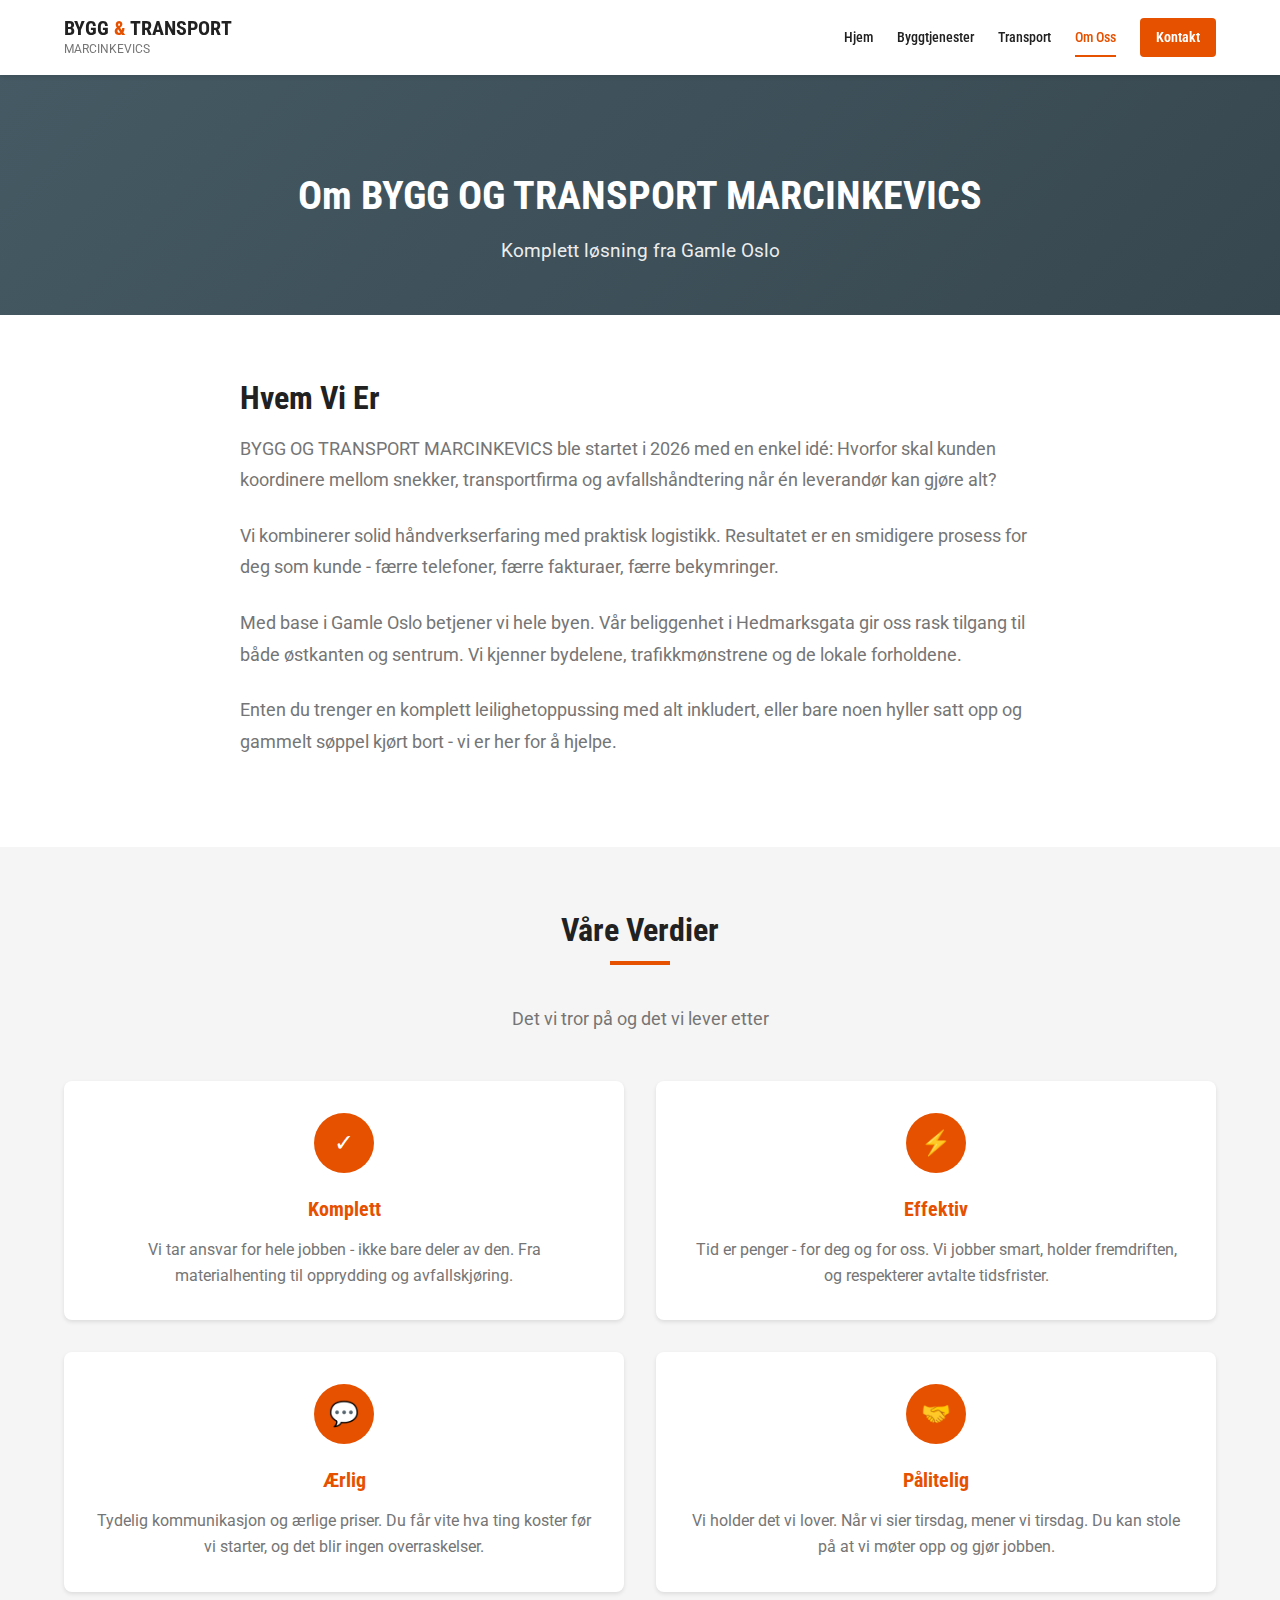
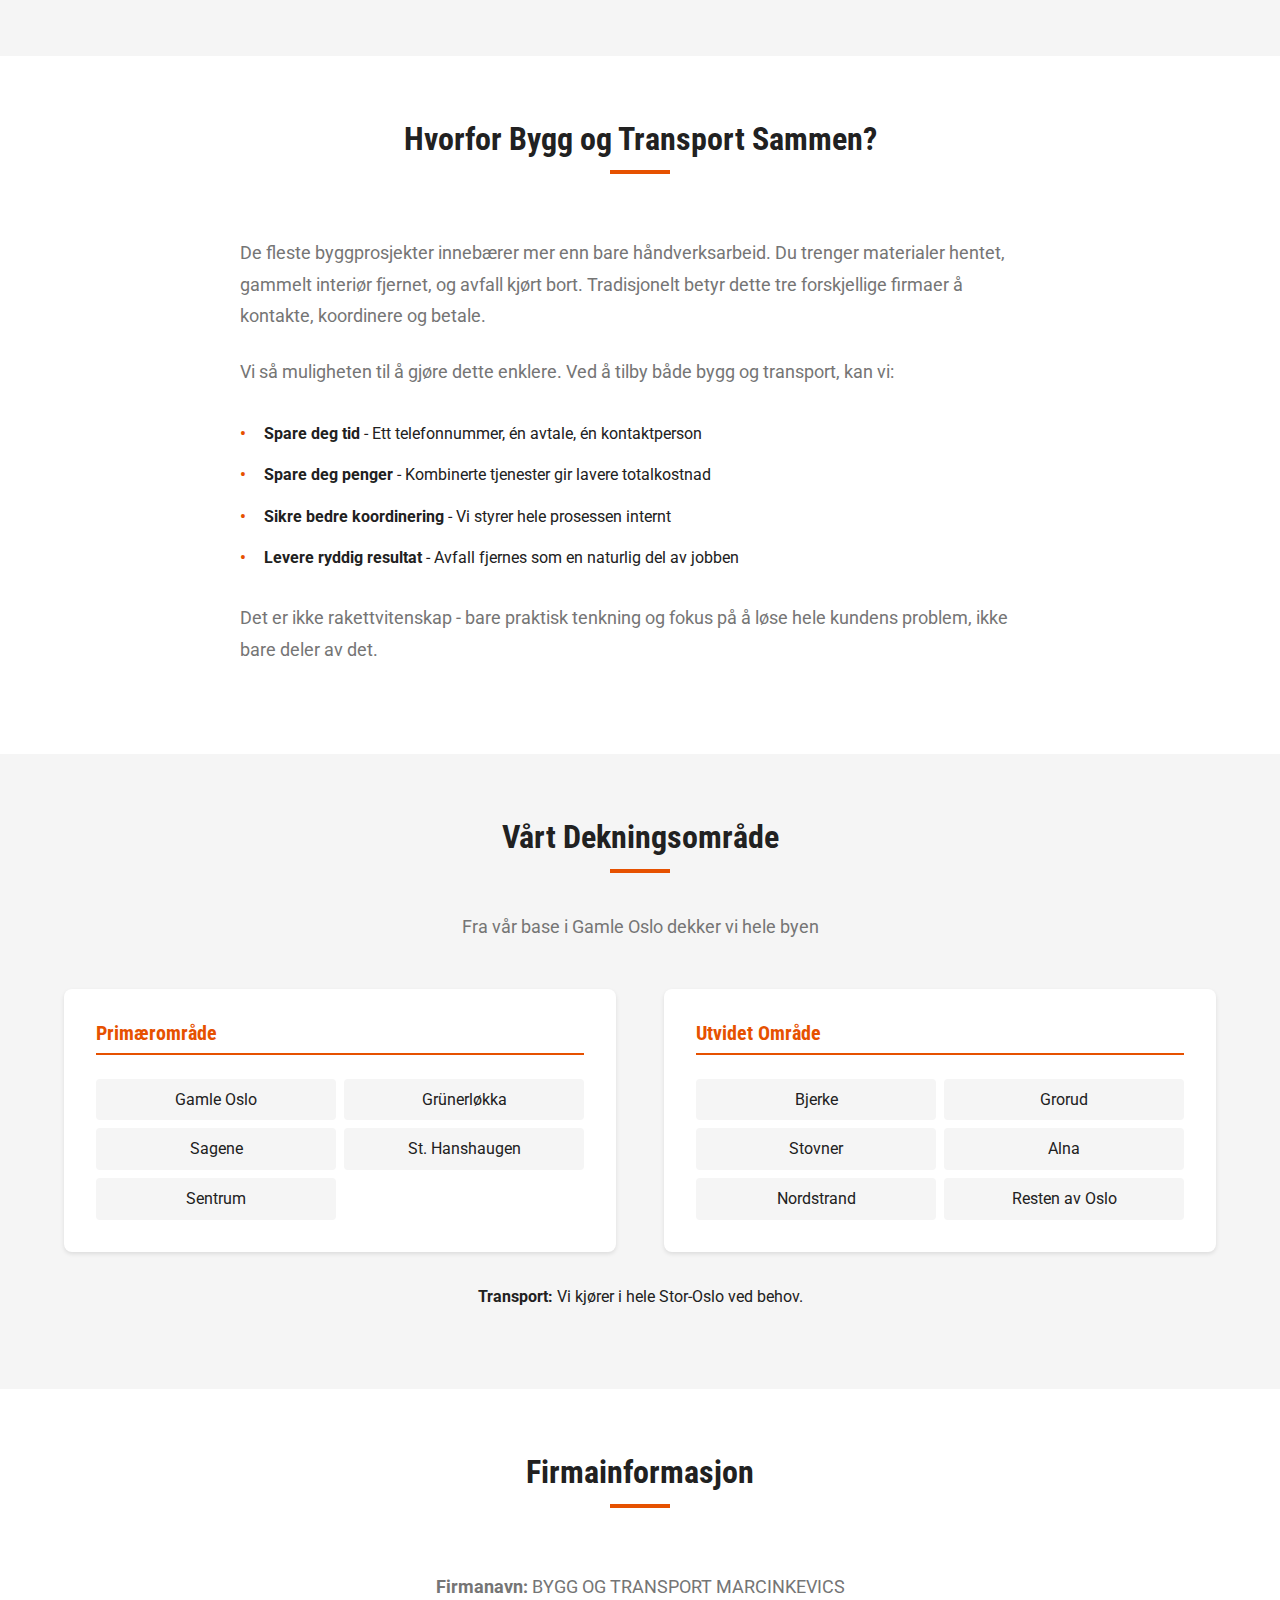
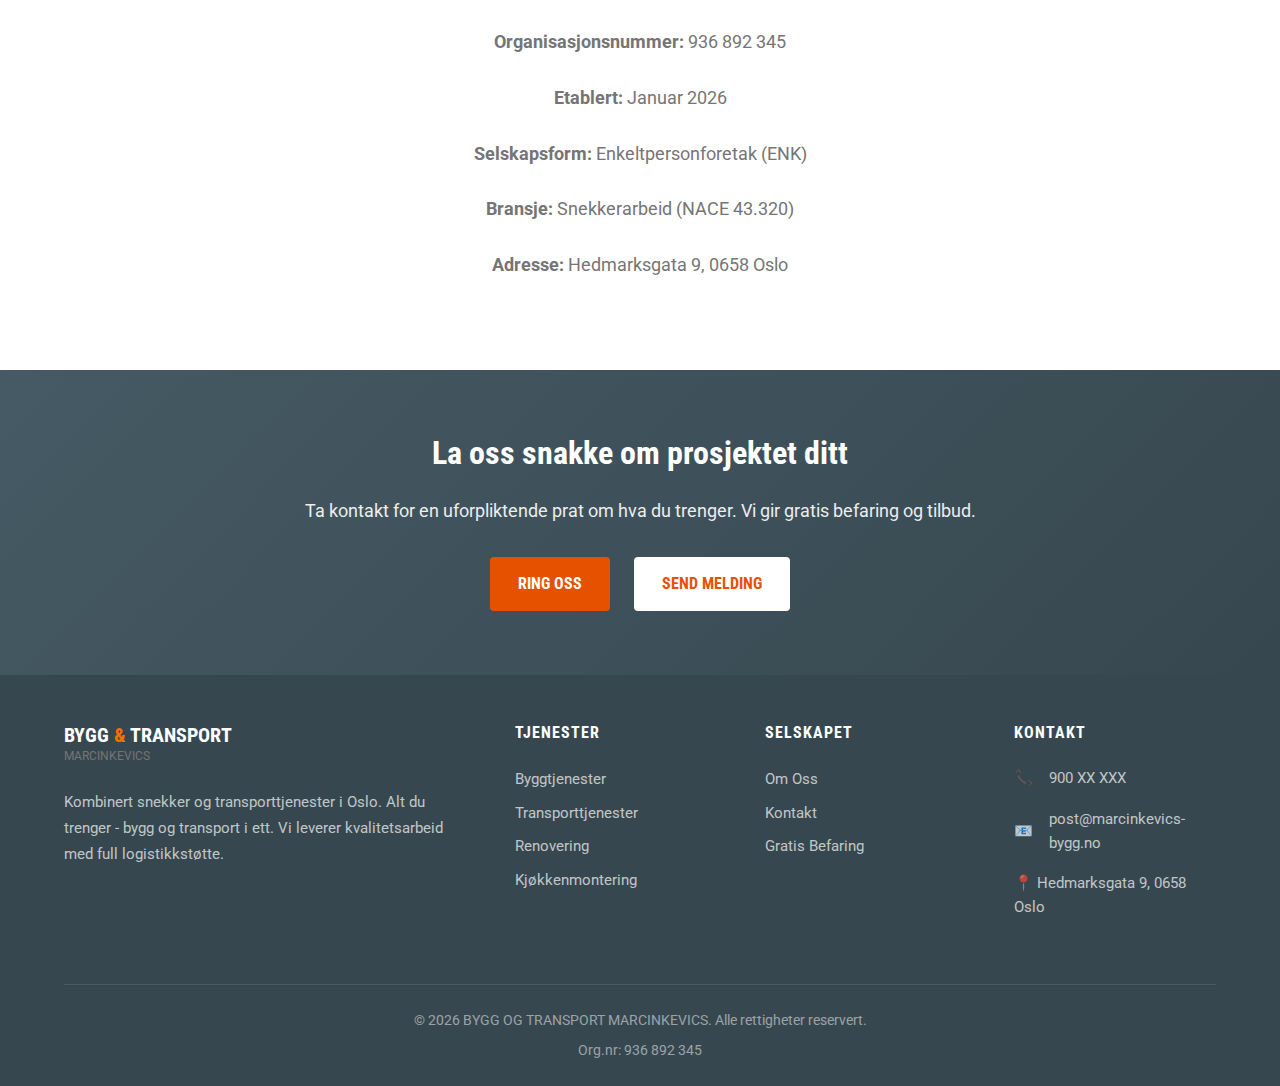
<file: om-oss.html>
<!DOCTYPE html>
<html lang="no">
<head>
    <meta charset="UTF-8">
    <meta name="viewport" content="width=device-width, initial-scale=1.0">
    <title>Om Oss | Snekker og Transport Oslo | MARCINKEVICS</title>
    <meta name="description" content="BYGG OG TRANSPORT MARCINKEVICS tilbyr komplett løsning for bygg og logistikk i Oslo. Les om oss.">
    <meta name="keywords" content="snekker oslo, transport oslo, om oss, bygg og transport marcinkevics, gamle oslo">
    <meta name="author" content="BYGG OG TRANSPORT MARCINKEVICS">
    <meta name="robots" content="index, follow">

    <!-- Open Graph -->
    <meta property="og:title" content="Om Oss | BYGG OG TRANSPORT MARCINKEVICS">
    <meta property="og:description" content="Komplett løsning for bygg og logistikk i Oslo. Les om vårt unike tilbud.">
    <meta property="og:type" content="website">
    <meta property="og:locale" content="nb_NO">

    <!-- Fonts -->
    <link rel="preconnect" href="https://fonts.googleapis.com">
    <link rel="preconnect" href="https://fonts.gstatic.com" crossorigin>
    <link href="https://fonts.googleapis.com/css2?family=Roboto+Condensed:wght@400;500;700&family=Roboto:wght@400;500;700&display=swap" rel="stylesheet">

    <!-- Stylesheets -->
    <link rel="stylesheet" href="css/style.css">
    <link rel="stylesheet" href="css/responsive.css">

    <!-- Favicon -->
    <link rel="icon" type="image/x-icon" href="favicon.ico">
</head>
<body>

    <!-- Quick Contact Bar -->
    <div class="quick-contact">
        <div class="container quick-contact-container">
            <div class="quick-contact-item">
                <span>📞</span>
                <a href="tel:+47900XXXXX">900 XX XXX</a>
            </div>
            <div class="quick-contact-item">
                <span>📧</span>
                <a href="mailto:post@marcinkevics-bygg.no">post@marcinkevics-bygg.no</a>
            </div>
            <div class="quick-contact-item">
                <span>📍</span>
                <span>Gamle Oslo</span>
            </div>
        </div>
    </div>

    <!-- Header -->
    <header class="header">
        <div class="header-container">
            <a href="index.html" class="logo">
                <span class="logo-main">BYGG <span>&</span> TRANSPORT</span>
                <span class="logo-tagline">MARCINKEVICS</span>
            </a>

            <nav class="nav-menu">
                <a href="index.html" class="nav-link">Hjem</a>
                <a href="byggtjenester.html" class="nav-link">Byggtjenester</a>
                <a href="transporttjenester.html" class="nav-link">Transport</a>
                <a href="om-oss.html" class="nav-link active">Om Oss</a>
                <a href="kontakt.html" class="nav-link nav-cta">Kontakt</a>
            </nav>

            <button class="menu-toggle" aria-label="Meny">
                <span></span>
                <span></span>
                <span></span>
            </button>
        </div>
    </header>

    <!-- Page Header -->
    <section class="page-header">
        <div class="container">
            <h1>Om BYGG OG TRANSPORT MARCINKEVICS</h1>
            <p>Komplett løsning fra Gamle Oslo</p>
        </div>
    </section>

    <!-- About Introduction -->
    <section class="section">
        <div class="container">
            <div class="about-intro">
                <h2>Hvem Vi Er</h2>
                <p>BYGG OG TRANSPORT MARCINKEVICS ble startet i 2026 med en enkel idé: Hvorfor skal kunden koordinere mellom snekker, transportfirma og avfallshåndtering når én leverandør kan gjøre alt?</p>

                <p>Vi kombinerer solid håndverkserfaring med praktisk logistikk. Resultatet er en smidigere prosess for deg som kunde - færre telefoner, færre fakturaer, færre bekymringer.</p>

                <p>Med base i Gamle Oslo betjener vi hele byen. Vår beliggenhet i Hedmarksgata gir oss rask tilgang til både østkanten og sentrum. Vi kjenner bydelene, trafikkmønstrene og de lokale forholdene.</p>

                <p>Enten du trenger en komplett leilighetoppussing med alt inkludert, eller bare noen hyller satt opp og gammelt søppel kjørt bort - vi er her for å hjelpe.</p>
            </div>
        </div>
    </section>

    <!-- Values Section -->
    <section class="section section-alt">
        <div class="container">
            <div class="section-header">
                <h2>Våre Verdier</h2>
                <p>Det vi tror på og det vi lever etter</p>
            </div>

            <div class="values-grid">
                <div class="value-card">
                    <div class="value-icon">✓</div>
                    <h4>Komplett</h4>
                    <p>Vi tar ansvar for hele jobben - ikke bare deler av den. Fra materialhenting til opprydding og avfallskjøring.</p>
                </div>

                <div class="value-card">
                    <div class="value-icon">⚡</div>
                    <h4>Effektiv</h4>
                    <p>Tid er penger - for deg og for oss. Vi jobber smart, holder fremdriften, og respekterer avtalte tidsfrister.</p>
                </div>

                <div class="value-card">
                    <div class="value-icon">💬</div>
                    <h4>Ærlig</h4>
                    <p>Tydelig kommunikasjon og ærlige priser. Du får vite hva ting koster før vi starter, og det blir ingen overraskelser.</p>
                </div>

                <div class="value-card">
                    <div class="value-icon">🤝</div>
                    <h4>Pålitelig</h4>
                    <p>Vi holder det vi lover. Når vi sier tirsdag, mener vi tirsdag. Du kan stole på at vi møter opp og gjør jobben.</p>
                </div>
            </div>
        </div>
    </section>

    <!-- Why Combined Services -->
    <section class="section">
        <div class="container">
            <div class="section-header">
                <h2>Hvorfor Bygg og Transport Sammen?</h2>
            </div>

            <div class="about-intro">
                <p>De fleste byggprosjekter innebærer mer enn bare håndverksarbeid. Du trenger materialer hentet, gammelt interiør fjernet, og avfall kjørt bort. Tradisjonelt betyr dette tre forskjellige firmaer å kontakte, koordinere og betale.</p>

                <p>Vi så muligheten til å gjøre dette enklere. Ved å tilby både bygg og transport, kan vi:</p>

                <ul class="service-list">
                    <li><strong>Spare deg tid</strong> - Ett telefonnummer, én avtale, én kontaktperson</li>
                    <li><strong>Spare deg penger</strong> - Kombinerte tjenester gir lavere totalkostnad</li>
                    <li><strong>Sikre bedre koordinering</strong> - Vi styrer hele prosessen internt</li>
                    <li><strong>Levere ryddig resultat</strong> - Avfall fjernes som en naturlig del av jobben</li>
                </ul>

                <p>Det er ikke rakettvitenskap - bare praktisk tenkning og fokus på å løse hele kundens problem, ikke bare deler av det.</p>
            </div>
        </div>
    </section>

    <!-- Service Area -->
    <section class="section section-alt">
        <div class="container">
            <div class="section-header">
                <h2>Vårt Dekningsområde</h2>
                <p>Fra vår base i Gamle Oslo dekker vi hele byen</p>
            </div>

            <div class="area-section">
                <div class="area-primary">
                    <h4>Primærområde</h4>
                    <ul>
                        <li>Gamle Oslo</li>
                        <li>Grünerløkka</li>
                        <li>Sagene</li>
                        <li>St. Hanshaugen</li>
                        <li>Sentrum</li>
                    </ul>
                </div>

                <div class="area-extended">
                    <h4>Utvidet Område</h4>
                    <ul>
                        <li>Bjerke</li>
                        <li>Grorud</li>
                        <li>Stovner</li>
                        <li>Alna</li>
                        <li>Nordstrand</li>
                        <li>Resten av Oslo</li>
                    </ul>
                </div>
            </div>

            <p class="text-center mt-3"><strong>Transport:</strong> Vi kjører i hele Stor-Oslo ved behov.</p>
        </div>
    </section>

    <!-- Company Info -->
    <section class="section">
        <div class="container">
            <div class="section-header">
                <h2>Firmainformasjon</h2>
            </div>

            <div class="about-intro text-center">
                <p><strong>Firmanavn:</strong> BYGG OG TRANSPORT MARCINKEVICS</p>
                <p><strong>Organisasjonsnummer:</strong> 936 892 345</p>
                <p><strong>Etablert:</strong> Januar 2026</p>
                <p><strong>Selskapsform:</strong> Enkeltpersonforetak (ENK)</p>
                <p><strong>Bransje:</strong> Snekkerarbeid (NACE 43.320)</p>
                <p><strong>Adresse:</strong> Hedmarksgata 9, 0658 Oslo</p>
            </div>
        </div>
    </section>

    <!-- CTA Section -->
    <section class="cta-section">
        <div class="container">
            <h2>La oss snakke om prosjektet ditt</h2>
            <p>Ta kontakt for en uforpliktende prat om hva du trenger. Vi gir gratis befaring og tilbud.</p>
            <div class="cta-buttons">
                <a href="tel:+47900XXXXX" class="btn btn-primary">Ring Oss</a>
                <a href="kontakt.html" class="btn btn-white">Send Melding</a>
            </div>
        </div>
    </section>

    <!-- Footer -->
    <footer class="footer">
        <div class="container">
            <div class="footer-grid">
                <div class="footer-about">
                    <div class="logo">
                        <span class="logo-main">BYGG <span>&</span> TRANSPORT</span>
                        <span class="logo-tagline">MARCINKEVICS</span>
                    </div>
                    <p>Kombinert snekker og transporttjenester i Oslo. Alt du trenger - bygg og transport i ett. Vi leverer kvalitetsarbeid med full logistikkstøtte.</p>
                </div>

                <div class="footer-nav">
                    <h4>Tjenester</h4>
                    <ul class="footer-links">
                        <li><a href="byggtjenester.html">Byggtjenester</a></li>
                        <li><a href="transporttjenester.html">Transporttjenester</a></li>
                        <li><a href="byggtjenester.html#renovering">Renovering</a></li>
                        <li><a href="byggtjenester.html#innvendig">Kjøkkenmontering</a></li>
                    </ul>
                </div>

                <div class="footer-nav">
                    <h4>Selskapet</h4>
                    <ul class="footer-links">
                        <li><a href="om-oss.html">Om Oss</a></li>
                        <li><a href="kontakt.html">Kontakt</a></li>
                        <li><a href="kontakt.html#befaring">Gratis Befaring</a></li>
                    </ul>
                </div>

                <div class="footer-contact-info">
                    <h4>Kontakt</h4>
                    <ul class="footer-contact">
                        <li>📞 <a href="tel:+47900XXXXX">900 XX XXX</a></li>
                        <li>📧 <a href="mailto:post@marcinkevics-bygg.no">post@marcinkevics-bygg.no</a></li>
                        <li>📍 Hedmarksgata 9, 0658 Oslo</li>
                    </ul>
                </div>
            </div>

            <div class="footer-bottom">
                <p>&copy; 2026 BYGG OG TRANSPORT MARCINKEVICS. Alle rettigheter reservert.</p>
                <p class="org-number">Org.nr: 936 892 345</p>
            </div>
        </div>
    </footer>

    <!-- JavaScript -->
    <script src="js/main.js"></script>

</body>
</html>
</file>
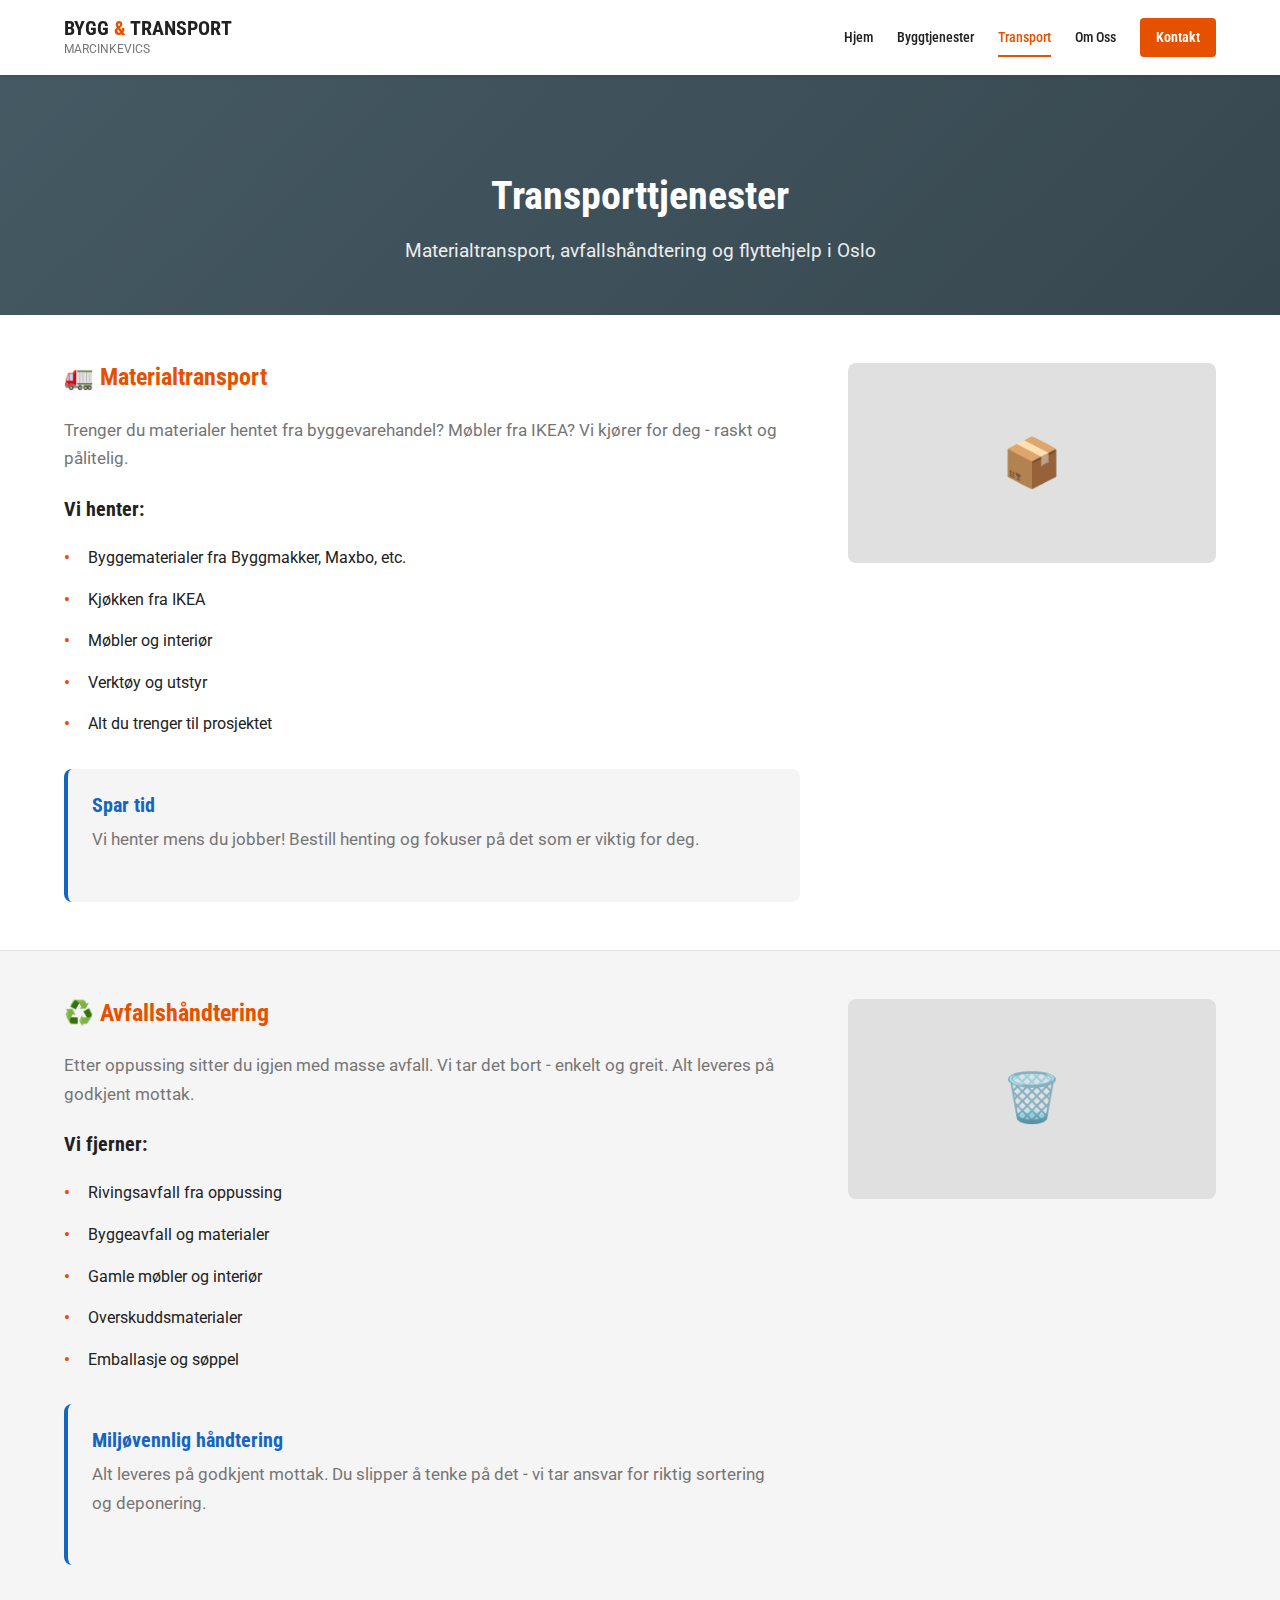
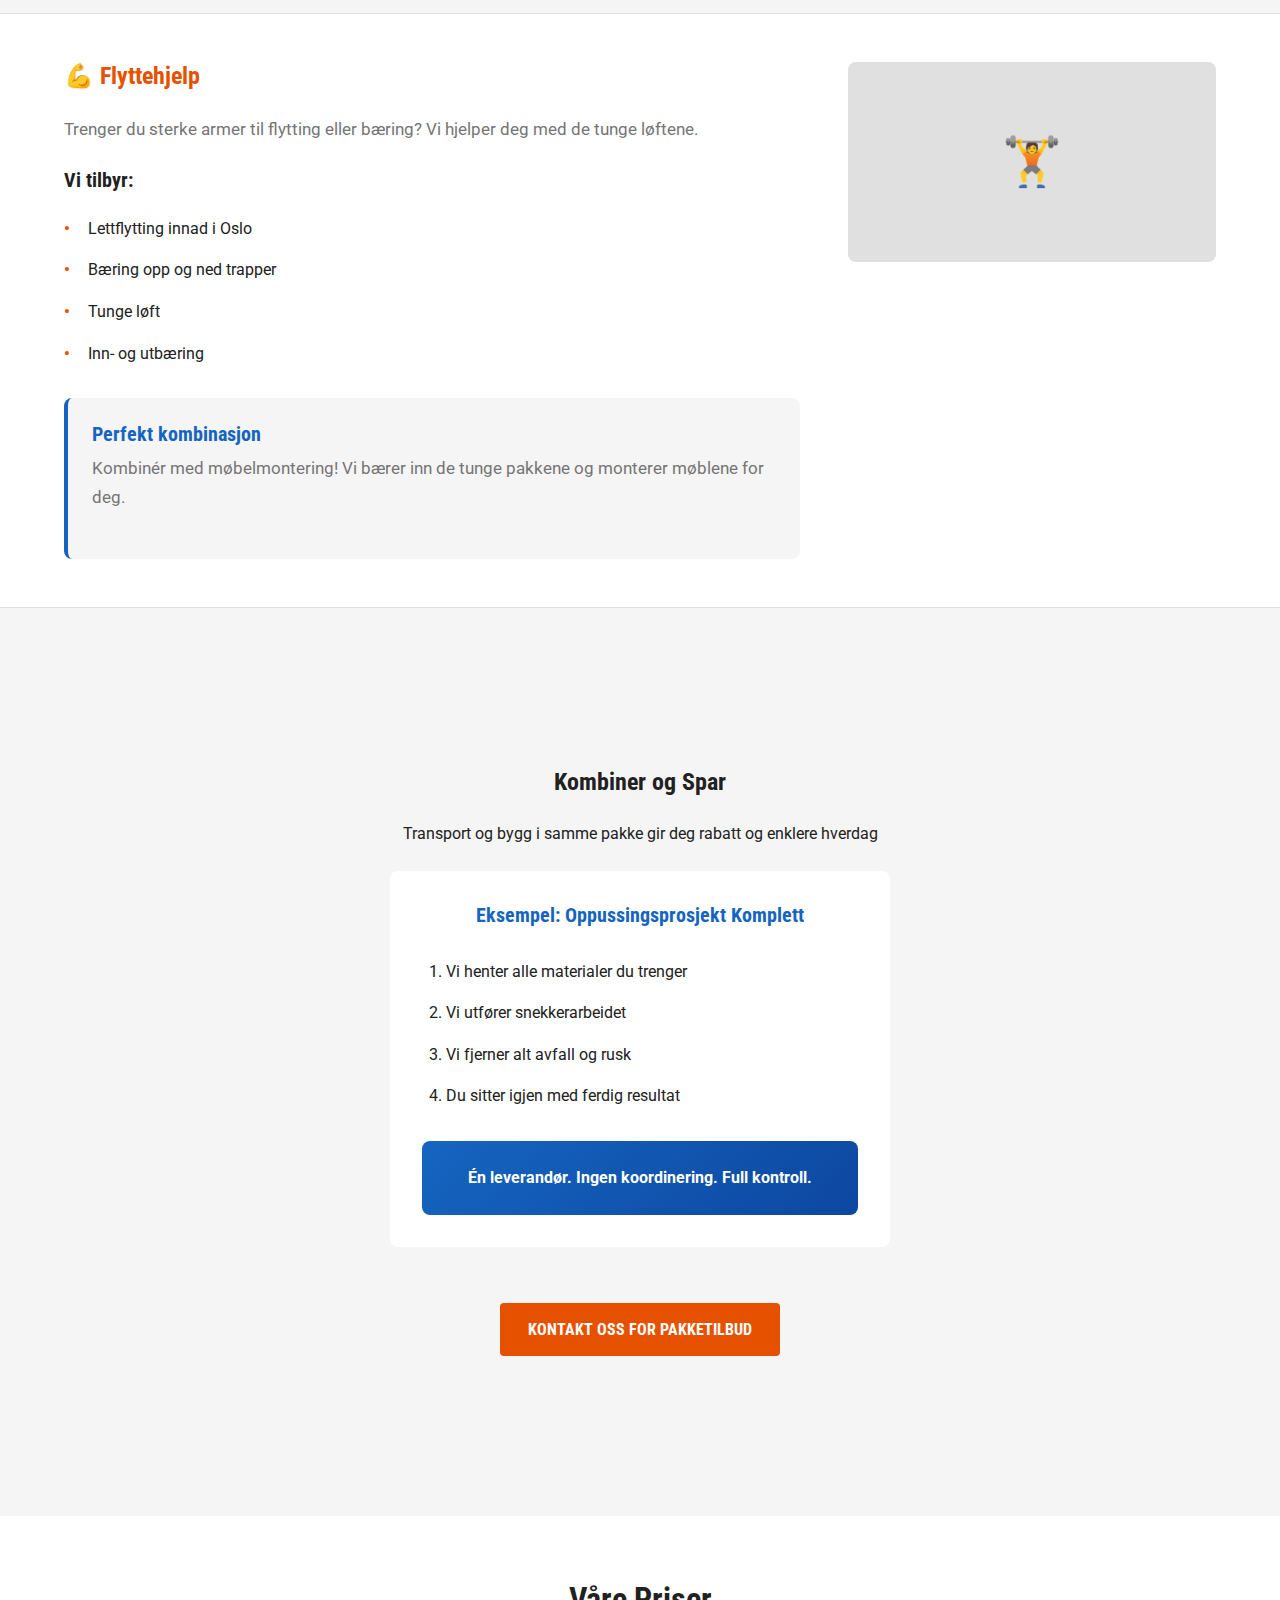
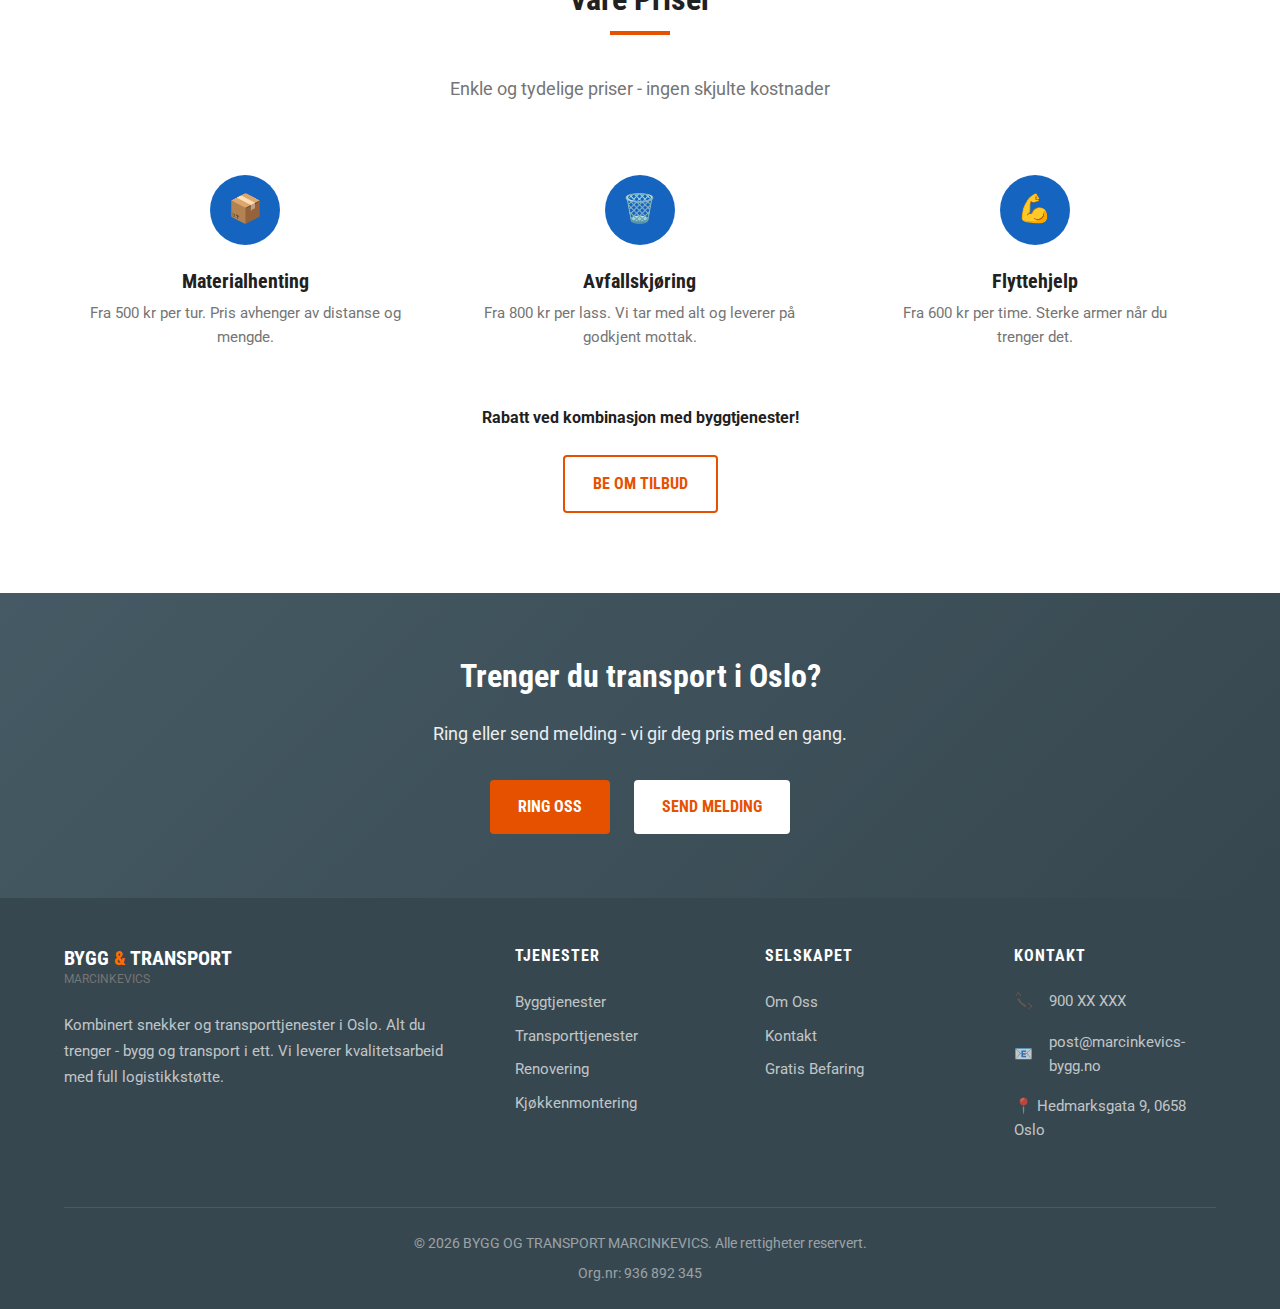
<file: transporttjenester.html>
<!DOCTYPE html>
<html lang="no">
<head>
    <meta charset="UTF-8">
    <meta name="viewport" content="width=device-width, initial-scale=1.0">
    <title>Transport og Avfallshåndtering Oslo | MARCINKEVICS</title>
    <meta name="description" content="Materialtransport, avfallskjøring og flyttehjelp i Oslo. Vi henter fra byggevarehandel og fjerner byggeavfall.">
    <meta name="keywords" content="transport oslo, materialtransport, avfallshåndtering oslo, byggavfall, flyttehjelp, varekjøring oslo">
    <meta name="author" content="BYGG OG TRANSPORT MARCINKEVICS">
    <meta name="robots" content="index, follow">

    <!-- Open Graph -->
    <meta property="og:title" content="Transport og Avfallshåndtering Oslo | MARCINKEVICS">
    <meta property="og:description" content="Materialtransport, avfallskjøring og flyttehjelp i Oslo.">
    <meta property="og:type" content="website">
    <meta property="og:locale" content="nb_NO">

    <!-- Fonts -->
    <link rel="preconnect" href="https://fonts.googleapis.com">
    <link rel="preconnect" href="https://fonts.gstatic.com" crossorigin>
    <link href="https://fonts.googleapis.com/css2?family=Roboto+Condensed:wght@400;500;700&family=Roboto:wght@400;500;700&display=swap" rel="stylesheet">

    <!-- Stylesheets -->
    <link rel="stylesheet" href="css/style.css">
    <link rel="stylesheet" href="css/responsive.css">

    <!-- Favicon -->
    <link rel="icon" type="image/x-icon" href="favicon.ico">
</head>
<body>

    <!-- Quick Contact Bar -->
    <div class="quick-contact">
        <div class="container quick-contact-container">
            <div class="quick-contact-item">
                <span>📞</span>
                <a href="tel:+47900XXXXX">900 XX XXX</a>
            </div>
            <div class="quick-contact-item">
                <span>📧</span>
                <a href="mailto:post@marcinkevics-bygg.no">post@marcinkevics-bygg.no</a>
            </div>
            <div class="quick-contact-item">
                <span>📍</span>
                <span>Gamle Oslo</span>
            </div>
        </div>
    </div>

    <!-- Header -->
    <header class="header">
        <div class="header-container">
            <a href="index.html" class="logo">
                <span class="logo-main">BYGG <span>&</span> TRANSPORT</span>
                <span class="logo-tagline">MARCINKEVICS</span>
            </a>

            <nav class="nav-menu">
                <a href="index.html" class="nav-link">Hjem</a>
                <a href="byggtjenester.html" class="nav-link">Byggtjenester</a>
                <a href="transporttjenester.html" class="nav-link active">Transport</a>
                <a href="om-oss.html" class="nav-link">Om Oss</a>
                <a href="kontakt.html" class="nav-link nav-cta">Kontakt</a>
            </nav>

            <button class="menu-toggle" aria-label="Meny">
                <span></span>
                <span></span>
                <span></span>
            </button>
        </div>
    </header>

    <!-- Page Header -->
    <section class="page-header">
        <div class="container">
            <h1>Transporttjenester</h1>
            <p>Materialtransport, avfallshåndtering og flyttehjelp i Oslo</p>
        </div>
    </section>

    <!-- Service 1: Materialtransport -->
    <section class="section service-detail" id="materialtransport">
        <div class="container">
            <div class="service-detail-content">
                <div class="service-info">
                    <h3>🚛 Materialtransport</h3>
                    <p>Trenger du materialer hentet fra byggevarehandel? Møbler fra IKEA? Vi kjører for deg - raskt og pålitelig.</p>

                    <h4>Vi henter:</h4>
                    <ul class="service-list">
                        <li>Byggematerialer fra Byggmakker, Maxbo, etc.</li>
                        <li>Kjøkken fra IKEA</li>
                        <li>Møbler og interiør</li>
                        <li>Verktøy og utstyr</li>
                        <li>Alt du trenger til prosjektet</li>
                    </ul>

                    <div class="service-highlight transport">
                        <h4>Spar tid</h4>
                        <p>Vi henter mens du jobber! Bestill henting og fokuser på det som er viktig for deg.</p>
                    </div>
                </div>
                <div class="service-image-placeholder">
                    📦
                </div>
            </div>
        </div>
    </section>

    <!-- Service 2: Avfallshåndtering -->
    <section class="section section-alt service-detail" id="avfall">
        <div class="container">
            <div class="service-detail-content">
                <div class="service-info">
                    <h3>♻️ Avfallshåndtering</h3>
                    <p>Etter oppussing sitter du igjen med masse avfall. Vi tar det bort - enkelt og greit. Alt leveres på godkjent mottak.</p>

                    <h4>Vi fjerner:</h4>
                    <ul class="service-list">
                        <li>Rivingsavfall fra oppussing</li>
                        <li>Byggeavfall og materialer</li>
                        <li>Gamle møbler og interiør</li>
                        <li>Overskuddsmaterialer</li>
                        <li>Emballasje og søppel</li>
                    </ul>

                    <div class="service-highlight transport">
                        <h4>Miljøvennlig håndtering</h4>
                        <p>Alt leveres på godkjent mottak. Du slipper å tenke på det - vi tar ansvar for riktig sortering og deponering.</p>
                    </div>
                </div>
                <div class="service-image-placeholder">
                    🗑️
                </div>
            </div>
        </div>
    </section>

    <!-- Service 3: Flyttehjelp -->
    <section class="section service-detail" id="flyttehjelp">
        <div class="container">
            <div class="service-detail-content">
                <div class="service-info">
                    <h3>💪 Flyttehjelp</h3>
                    <p>Trenger du sterke armer til flytting eller bæring? Vi hjelper deg med de tunge løftene.</p>

                    <h4>Vi tilbyr:</h4>
                    <ul class="service-list">
                        <li>Lettflytting innad i Oslo</li>
                        <li>Bæring opp og ned trapper</li>
                        <li>Tunge løft</li>
                        <li>Inn- og utbæring</li>
                    </ul>

                    <div class="service-highlight transport">
                        <h4>Perfekt kombinasjon</h4>
                        <p>Kombinér med møbelmontering! Vi bærer inn de tunge pakkene og monterer møblene for deg.</p>
                    </div>
                </div>
                <div class="service-image-placeholder">
                    🏋️
                </div>
            </div>
        </div>
    </section>

    <!-- Combined Package Section -->
    <section class="section section-alt">
        <div class="container">
            <div class="combined-package">
                <h3>Kombiner og Spar</h3>
                <p>Transport og bygg i samme pakke gir deg rabatt og enklere hverdag</p>

                <div class="package-example">
                    <h4>Eksempel: Oppussingsprosjekt Komplett</h4>
                    <ol>
                        <li>Vi henter alle materialer du trenger</li>
                        <li>Vi utfører snekkerarbeidet</li>
                        <li>Vi fjerner alt avfall og rusk</li>
                        <li>Du sitter igjen med ferdig resultat</li>
                    </ol>
                    <div class="package-result">
                        <strong>Én leverandør. Ingen koordinering. Full kontroll.</strong>
                    </div>
                </div>

                <a href="kontakt.html" class="btn btn-primary mt-3">Kontakt Oss for Pakketilbud</a>
            </div>
        </div>
    </section>

    <!-- Pricing Info Section -->
    <section class="section">
        <div class="container">
            <div class="section-header">
                <h2>Våre Priser</h2>
                <p>Enkle og tydelige priser - ingen skjulte kostnader</p>
            </div>

            <div class="benefits-grid">
                <div class="benefit-item">
                    <div class="benefit-icon" style="background-color: var(--accent);">📦</div>
                    <h4>Materialhenting</h4>
                    <p>Fra 500 kr per tur. Pris avhenger av distanse og mengde.</p>
                </div>
                <div class="benefit-item">
                    <div class="benefit-icon" style="background-color: var(--accent);">🗑️</div>
                    <h4>Avfallskjøring</h4>
                    <p>Fra 800 kr per lass. Vi tar med alt og leverer på godkjent mottak.</p>
                </div>
                <div class="benefit-item">
                    <div class="benefit-icon" style="background-color: var(--accent);">💪</div>
                    <h4>Flyttehjelp</h4>
                    <p>Fra 600 kr per time. Sterke armer når du trenger det.</p>
                </div>
            </div>

            <p class="text-center mt-3">
                <strong>Rabatt ved kombinasjon med byggtjenester!</strong><br>
                <a href="kontakt.html" class="btn btn-outline mt-2">Be om Tilbud</a>
            </p>
        </div>
    </section>

    <!-- CTA Section -->
    <section class="cta-section">
        <div class="container">
            <h2>Trenger du transport i Oslo?</h2>
            <p>Ring eller send melding - vi gir deg pris med en gang.</p>
            <div class="cta-buttons">
                <a href="tel:+47900XXXXX" class="btn btn-primary">Ring Oss</a>
                <a href="kontakt.html" class="btn btn-white">Send Melding</a>
            </div>
        </div>
    </section>

    <!-- Footer -->
    <footer class="footer">
        <div class="container">
            <div class="footer-grid">
                <div class="footer-about">
                    <div class="logo">
                        <span class="logo-main">BYGG <span>&</span> TRANSPORT</span>
                        <span class="logo-tagline">MARCINKEVICS</span>
                    </div>
                    <p>Kombinert snekker og transporttjenester i Oslo. Alt du trenger - bygg og transport i ett. Vi leverer kvalitetsarbeid med full logistikkstøtte.</p>
                </div>

                <div class="footer-nav">
                    <h4>Tjenester</h4>
                    <ul class="footer-links">
                        <li><a href="byggtjenester.html">Byggtjenester</a></li>
                        <li><a href="transporttjenester.html">Transporttjenester</a></li>
                        <li><a href="byggtjenester.html#renovering">Renovering</a></li>
                        <li><a href="byggtjenester.html#innvendig">Kjøkkenmontering</a></li>
                    </ul>
                </div>

                <div class="footer-nav">
                    <h4>Selskapet</h4>
                    <ul class="footer-links">
                        <li><a href="om-oss.html">Om Oss</a></li>
                        <li><a href="kontakt.html">Kontakt</a></li>
                        <li><a href="kontakt.html#befaring">Gratis Befaring</a></li>
                    </ul>
                </div>

                <div class="footer-contact-info">
                    <h4>Kontakt</h4>
                    <ul class="footer-contact">
                        <li>📞 <a href="tel:+47900XXXXX">900 XX XXX</a></li>
                        <li>📧 <a href="mailto:post@marcinkevics-bygg.no">post@marcinkevics-bygg.no</a></li>
                        <li>📍 Hedmarksgata 9, 0658 Oslo</li>
                    </ul>
                </div>
            </div>

            <div class="footer-bottom">
                <p>&copy; 2026 BYGG OG TRANSPORT MARCINKEVICS. Alle rettigheter reservert.</p>
                <p class="org-number">Org.nr: 936 892 345</p>
            </div>
        </div>
    </footer>

    <!-- JavaScript -->
    <script src="js/main.js"></script>

</body>
</html>
</file>
<file: css/style.css>
/* ============================================
   BYGG OG TRANSPORT MARCINKEVICS
   Main Stylesheet
   ============================================ */

/* CSS Custom Properties */
:root {
    /* Colors */
    --primary: #E65100;
    --primary-dark: #BF360C;
    --primary-light: #FF6D00;
    --secondary: #455A64;
    --secondary-dark: #37474F;
    --secondary-light: #607D8B;
    --accent: #1565C0;
    --accent-dark: #0D47A1;
    --white: #FFFFFF;
    --light-gray: #F5F5F5;
    --medium-gray: #E0E0E0;
    --text-dark: #212121;
    --text-light: #757575;

    /* Typography */
    --font-heading: 'Roboto Condensed', sans-serif;
    --font-body: 'Roboto', sans-serif;

    /* Spacing */
    --spacing-xs: 0.5rem;
    --spacing-sm: 1rem;
    --spacing-md: 1.5rem;
    --spacing-lg: 2rem;
    --spacing-xl: 3rem;
    --spacing-xxl: 4rem;

    /* Container */
    --max-width: 1200px;

    /* Shadows */
    --shadow-sm: 0 2px 4px rgba(0,0,0,0.1);
    --shadow-md: 0 4px 8px rgba(0,0,0,0.12);
    --shadow-lg: 0 8px 16px rgba(0,0,0,0.15);

    /* Transitions */
    --transition: 0.3s ease;
}

/* Reset & Base */
*, *::before, *::after {
    box-sizing: border-box;
    margin: 0;
    padding: 0;
}

html {
    scroll-behavior: smooth;
}

body {
    font-family: var(--font-body);
    font-size: 16px;
    line-height: 1.6;
    color: var(--text-dark);
    background-color: var(--white);
}

img {
    max-width: 100%;
    height: auto;
    display: block;
}

a {
    color: var(--accent);
    text-decoration: none;
    transition: color var(--transition);
}

a:hover {
    color: var(--accent-dark);
}

ul {
    list-style: none;
}

/* Typography */
h1, h2, h3, h4, h5, h6 {
    font-family: var(--font-heading);
    font-weight: 700;
    line-height: 1.2;
    color: var(--text-dark);
    margin-bottom: var(--spacing-sm);
}

h1 {
    font-size: 2.5rem;
}

h2 {
    font-size: 2rem;
}

h3 {
    font-size: 1.5rem;
}

h4 {
    font-size: 1.25rem;
}

p {
    margin-bottom: var(--spacing-sm);
}

/* Container */
.container {
    width: 100%;
    max-width: var(--max-width);
    margin: 0 auto;
    padding: 0 var(--spacing-md);
}

/* Buttons */
.btn {
    display: inline-block;
    padding: 0.875rem 1.75rem;
    font-family: var(--font-heading);
    font-size: 1rem;
    font-weight: 700;
    text-transform: uppercase;
    text-align: center;
    border: none;
    border-radius: 4px;
    cursor: pointer;
    transition: all var(--transition);
    text-decoration: none;
}

.btn-primary {
    background-color: var(--primary);
    color: var(--white);
}

.btn-primary:hover {
    background-color: var(--primary-dark);
    color: var(--white);
    transform: translateY(-2px);
    box-shadow: var(--shadow-md);
}

.btn-secondary {
    background-color: var(--secondary);
    color: var(--white);
}

.btn-secondary:hover {
    background-color: var(--secondary-dark);
    color: var(--white);
    transform: translateY(-2px);
    box-shadow: var(--shadow-md);
}

.btn-outline {
    background-color: transparent;
    color: var(--primary);
    border: 2px solid var(--primary);
}

.btn-outline:hover {
    background-color: var(--primary);
    color: var(--white);
}

.btn-white {
    background-color: var(--white);
    color: var(--primary);
}

.btn-white:hover {
    background-color: var(--light-gray);
    color: var(--primary-dark);
}

/* ============================================
   HEADER & NAVIGATION
   ============================================ */

.header {
    background-color: var(--white);
    box-shadow: var(--shadow-sm);
    position: fixed;
    top: 0;
    left: 0;
    right: 0;
    z-index: 1000;
}

.header-container {
    display: flex;
    justify-content: space-between;
    align-items: center;
    padding: var(--spacing-sm) var(--spacing-md);
    max-width: var(--max-width);
    margin: 0 auto;
}

.logo {
    display: flex;
    flex-direction: column;
}

.logo-main {
    font-family: var(--font-heading);
    font-size: 1.25rem;
    font-weight: 700;
    color: var(--text-dark);
    text-decoration: none;
    line-height: 1.2;
}

.logo-main span {
    color: var(--primary);
}

.logo-tagline {
    font-size: 0.75rem;
    color: var(--text-light);
}

.nav-menu {
    display: flex;
    gap: var(--spacing-md);
    align-items: center;
}

.nav-link {
    font-family: var(--font-heading);
    font-size: 0.9rem;
    font-weight: 500;
    color: var(--text-dark);
    text-decoration: none;
    padding: var(--spacing-xs) 0;
    position: relative;
    transition: color var(--transition);
}

.nav-link::after {
    content: '';
    position: absolute;
    bottom: 0;
    left: 0;
    width: 0;
    height: 2px;
    background-color: var(--primary);
    transition: width var(--transition);
}

.nav-link:hover,
.nav-link.active {
    color: var(--primary);
}

.nav-link:hover::after,
.nav-link.active::after {
    width: 100%;
}

.nav-cta {
    background-color: var(--primary);
    color: var(--white);
    padding: 0.5rem 1rem;
    border-radius: 4px;
    font-weight: 600;
}

.nav-cta:hover {
    background-color: var(--primary-dark);
    color: var(--white);
}

.nav-cta::after {
    display: none;
}

/* Mobile Menu Toggle */
.menu-toggle {
    display: none;
    flex-direction: column;
    gap: 5px;
    cursor: pointer;
    padding: 10px;
    background: none;
    border: none;
}

.menu-toggle span {
    display: block;
    width: 25px;
    height: 3px;
    background-color: var(--text-dark);
    transition: all var(--transition);
}

/* Quick Contact Bar */
.quick-contact {
    background-color: var(--secondary);
    color: var(--white);
    padding: var(--spacing-xs) 0;
}

.quick-contact-container {
    display: flex;
    justify-content: center;
    align-items: center;
    gap: var(--spacing-lg);
    flex-wrap: wrap;
}

.quick-contact-item {
    display: flex;
    align-items: center;
    gap: var(--spacing-xs);
    font-size: 0.875rem;
}

.quick-contact-item a {
    color: var(--white);
}

.quick-contact-item a:hover {
    color: var(--primary-light);
}

/* Hero Page - Transparent Header */
.has-hero .header {
    background-color: transparent;
    box-shadow: none;
}

.has-hero .header.scrolled {
    background-color: var(--white);
    box-shadow: var(--shadow-sm);
}

.has-hero .header:not(.scrolled) .logo-main,
.has-hero .header:not(.scrolled) .nav-link {
    color: var(--white);
}

.has-hero .header:not(.scrolled) .nav-link:hover,
.has-hero .header:not(.scrolled) .nav-link.active {
    color: var(--primary-light);
}

.has-hero .header:not(.scrolled) .nav-link::after {
    background-color: var(--primary-light);
}

.has-hero .header:not(.scrolled) .menu-toggle span {
    background-color: var(--white);
}

/* ============================================
   HERO SECTION
   ============================================ */

.hero {
    background: linear-gradient(135deg, var(--secondary) 0%, var(--secondary-dark) 100%);
    color: var(--white);
    min-height: 100vh;
    margin-top: 0;
    padding-top: 120px; /* Account for fixed header */
    padding-bottom: 60px;
    position: relative;
    overflow: hidden;
    display: flex;
    align-items: center;
}

.hero::before {
    content: '';
    position: absolute;
    top: 0;
    left: 0;
    right: 0;
    bottom: 0;
    background: url('data:image/svg+xml,<svg xmlns="http://www.w3.org/2000/svg" viewBox="0 0 100 100"><rect fill="%23ffffff" fill-opacity="0.03" width="50" height="50"/></svg>');
    background-size: 50px 50px;
}

.hero-container {
    position: relative;
    z-index: 1;
    display: grid;
    grid-template-columns: 1fr 1fr;
    gap: var(--spacing-xl);
    align-items: center;
    width: 100%;
    max-width: var(--max-width);
    margin: 0 auto;
    padding: 0 var(--spacing-md);
}

.hero-content h1 {
    color: var(--white);
    font-size: 3.5rem;
    margin-bottom: var(--spacing-md);
    line-height: 1.1;
}

.hero-content h1 span {
    color: var(--primary-light);
}

.hero-subtitle {
    font-size: 1.35rem;
    margin-bottom: var(--spacing-xl);
    opacity: 0.9;
    max-width: 500px;
    line-height: 1.6;
}

.hero-buttons {
    display: flex;
    gap: var(--spacing-sm);
    flex-wrap: wrap;
}

.hero-image {
    position: relative;
}

.hero-image-placeholder {
    background: linear-gradient(135deg, var(--primary) 0%, var(--primary-dark) 100%);
    border-radius: 8px;
    padding: var(--spacing-xl);
    text-align: center;
    min-height: 300px;
    display: flex;
    flex-direction: column;
    justify-content: center;
    align-items: center;
    box-shadow: var(--shadow-lg);
}

.hero-image-placeholder .icon {
    font-size: 4rem;
    margin-bottom: var(--spacing-sm);
}

.hero-image-placeholder p {
    font-size: 1.1rem;
    font-weight: 500;
}

/* Hero Scroll Indicator */
.hero-scroll {
    position: absolute;
    bottom: 30px;
    left: 50%;
    transform: translateX(-50%);
    text-align: center;
    color: var(--white);
    opacity: 0.7;
    animation: bounce 2s infinite;
}

.hero-scroll span {
    display: block;
    font-size: 0.85rem;
    margin-bottom: 8px;
}

.hero-scroll-icon {
    font-size: 1.5rem;
}

@keyframes bounce {
    0%, 20%, 50%, 80%, 100% {
        transform: translateX(-50%) translateY(0);
    }
    40% {
        transform: translateX(-50%) translateY(-10px);
    }
    60% {
        transform: translateX(-50%) translateY(-5px);
    }
}

/* ============================================
   SECTIONS
   ============================================ */

.section {
    padding: var(--spacing-xxl) 0;
}

.section-alt {
    background-color: var(--light-gray);
}

.section-dark {
    background-color: var(--secondary);
    color: var(--white);
}

.section-dark h2,
.section-dark h3 {
    color: var(--white);
}

.section-header {
    text-align: center;
    margin-bottom: var(--spacing-xl);
}

.section-header h2 {
    position: relative;
    display: inline-block;
    padding-bottom: var(--spacing-sm);
}

.section-header h2::after {
    content: '';
    position: absolute;
    bottom: 0;
    left: 50%;
    transform: translateX(-50%);
    width: 60px;
    height: 4px;
    background-color: var(--primary);
}

.section-header p {
    color: var(--text-light);
    font-size: 1.1rem;
    max-width: 600px;
    margin: var(--spacing-md) auto 0;
}

/* ============================================
   INTRODUCTION
   ============================================ */

.intro {
    background-color: var(--white);
}

.intro-content {
    max-width: 800px;
    margin: 0 auto;
    text-align: center;
}

.intro-content h2 {
    color: var(--text-dark);
}

.intro-content p {
    font-size: 1.1rem;
    color: var(--text-light);
    line-height: 1.8;
}

/* ============================================
   SERVICE CARDS
   ============================================ */

.services-grid {
    display: grid;
    grid-template-columns: repeat(2, 1fr);
    gap: var(--spacing-lg);
}

.services-column h3 {
    display: flex;
    align-items: center;
    gap: var(--spacing-sm);
    padding: var(--spacing-sm);
    border-radius: 4px;
    margin-bottom: var(--spacing-md);
}

.services-column.bygg h3 {
    background-color: var(--primary);
    color: var(--white);
}

.services-column.transport h3 {
    background-color: var(--accent);
    color: var(--white);
}

.service-cards {
    display: flex;
    flex-direction: column;
    gap: var(--spacing-md);
}

.service-card {
    background-color: var(--white);
    border-radius: 8px;
    padding: var(--spacing-md);
    box-shadow: var(--shadow-sm);
    transition: all var(--transition);
    border-left: 4px solid transparent;
}

.service-card:hover {
    box-shadow: var(--shadow-md);
    transform: translateY(-2px);
}

.services-column.bygg .service-card {
    border-left-color: var(--primary);
}

.services-column.transport .service-card {
    border-left-color: var(--accent);
}

.service-card h4 {
    margin-bottom: var(--spacing-xs);
}

.service-card p {
    color: var(--text-light);
    font-size: 0.95rem;
    margin-bottom: 0;
}

.service-card a {
    display: inline-block;
    margin-top: var(--spacing-sm);
    font-weight: 600;
    font-size: 0.9rem;
}

/* ============================================
   WHY CHOOSE US
   ============================================ */

.benefits-grid {
    display: grid;
    grid-template-columns: repeat(3, 1fr);
    gap: var(--spacing-lg);
}

.benefit-item {
    text-align: center;
    padding: var(--spacing-md);
}

.benefit-icon {
    width: 70px;
    height: 70px;
    background-color: var(--primary);
    color: var(--white);
    border-radius: 50%;
    display: flex;
    align-items: center;
    justify-content: center;
    font-size: 1.75rem;
    margin: 0 auto var(--spacing-md);
}

.benefit-item h4 {
    margin-bottom: var(--spacing-xs);
}

.benefit-item p {
    color: var(--text-light);
    font-size: 0.95rem;
    margin-bottom: 0;
}

/* ============================================
   COMBINED SERVICE HIGHLIGHT
   ============================================ */

.combined-service {
    background: linear-gradient(135deg, var(--primary) 0%, var(--primary-dark) 100%);
    color: var(--white);
    padding: var(--spacing-xl);
    border-radius: 8px;
    margin: var(--spacing-xl) 0;
}

.combined-service h3 {
    color: var(--white);
    margin-bottom: var(--spacing-md);
}

.combined-service-content {
    display: grid;
    grid-template-columns: 1fr 1fr;
    gap: var(--spacing-xl);
    align-items: center;
}

.combined-steps {
    list-style: none;
}

.combined-steps li {
    display: flex;
    align-items: center;
    gap: var(--spacing-sm);
    padding: var(--spacing-xs) 0;
    font-size: 1.1rem;
}

.combined-steps li::before {
    content: '✓';
    display: flex;
    align-items: center;
    justify-content: center;
    width: 28px;
    height: 28px;
    background-color: rgba(255,255,255,0.2);
    border-radius: 50%;
    font-weight: bold;
    flex-shrink: 0;
}

.combined-text p {
    font-size: 1.1rem;
    line-height: 1.7;
    margin-bottom: 0;
}

/* ============================================
   SERVICE AREA
   ============================================ */

.service-area-content {
    display: grid;
    grid-template-columns: 1fr 1fr;
    gap: var(--spacing-xl);
    align-items: center;
}

.area-list {
    display: grid;
    grid-template-columns: 1fr 1fr;
    gap: var(--spacing-sm);
}

.area-list h4 {
    grid-column: 1 / -1;
    margin-top: var(--spacing-md);
}

.area-list h4:first-child {
    margin-top: 0;
}

.area-list li {
    padding: var(--spacing-xs) 0;
    padding-left: var(--spacing-md);
    position: relative;
}

.area-list li::before {
    content: '📍';
    position: absolute;
    left: 0;
}

.area-map {
    background-color: var(--medium-gray);
    border-radius: 8px;
    overflow: hidden;
    min-height: 300px;
}

.area-map iframe {
    width: 100%;
    height: 300px;
    border: none;
}

/* ============================================
   TRUST SIGNALS
   ============================================ */

.trust-section {
    text-align: center;
}

.trust-content {
    max-width: 700px;
    margin: 0 auto;
}

.trust-content h3 {
    color: var(--primary);
    margin-bottom: var(--spacing-md);
}

.trust-content p {
    font-size: 1.15rem;
    line-height: 1.8;
    color: var(--text-light);
}

/* ============================================
   CTA SECTION
   ============================================ */

.cta-section {
    background: linear-gradient(135deg, var(--secondary) 0%, var(--secondary-dark) 100%);
    color: var(--white);
    text-align: center;
    padding: var(--spacing-xxl) 0;
}

.cta-section h2 {
    color: var(--white);
    margin-bottom: var(--spacing-md);
}

.cta-section p {
    font-size: 1.15rem;
    margin-bottom: var(--spacing-lg);
    opacity: 0.9;
}

.cta-buttons {
    display: flex;
    justify-content: center;
    gap: var(--spacing-md);
    flex-wrap: wrap;
}

/* ============================================
   PAGE HEADERS (Internal Pages)
   ============================================ */

.page-header {
    background: linear-gradient(135deg, var(--secondary) 0%, var(--secondary-dark) 100%);
    color: var(--white);
    padding: calc(var(--spacing-xxl) + 70px) 0 var(--spacing-xl);
    text-align: center;
}

.page-header h1 {
    color: var(--white);
    margin-bottom: var(--spacing-sm);
}

.page-header p {
    font-size: 1.2rem;
    opacity: 0.9;
    max-width: 600px;
    margin: 0 auto;
}

/* ============================================
   SERVICE DETAIL PAGES
   ============================================ */

.service-detail {
    padding: var(--spacing-xl) 0;
    border-bottom: 1px solid var(--medium-gray);
}

.service-detail:last-child {
    border-bottom: none;
}

.service-detail-content {
    display: grid;
    grid-template-columns: 2fr 1fr;
    gap: var(--spacing-xl);
    align-items: start;
}

.service-detail h3 {
    color: var(--primary);
    margin-bottom: var(--spacing-md);
    display: flex;
    align-items: center;
    gap: var(--spacing-sm);
}

.service-detail p {
    color: var(--text-light);
    font-size: 1.05rem;
    line-height: 1.7;
    margin-bottom: var(--spacing-md);
}

.service-list {
    margin-bottom: var(--spacing-md);
}

.service-list li {
    padding: var(--spacing-xs) 0;
    padding-left: var(--spacing-md);
    position: relative;
}

.service-list li::before {
    content: '•';
    position: absolute;
    left: 0;
    color: var(--primary);
    font-weight: bold;
}

.service-highlight {
    background-color: var(--light-gray);
    padding: var(--spacing-md);
    border-radius: 8px;
    border-left: 4px solid var(--primary);
}

.service-highlight.transport {
    border-left-color: var(--accent);
}

.service-highlight h4 {
    color: var(--primary);
    margin-bottom: var(--spacing-xs);
}

.service-highlight.transport h4 {
    color: var(--accent);
}

.service-image-placeholder {
    background-color: var(--medium-gray);
    border-radius: 8px;
    min-height: 200px;
    display: flex;
    align-items: center;
    justify-content: center;
    color: var(--text-light);
    font-size: 3rem;
}

/* Combined Package Section */
.combined-package {
    background-color: var(--light-gray);
    padding: var(--spacing-xl);
    border-radius: 8px;
    margin: var(--spacing-xl) 0;
    text-align: center;
}

.combined-package h3 {
    color: var(--text-dark);
    margin-bottom: var(--spacing-md);
}

.package-example {
    background-color: var(--white);
    padding: var(--spacing-lg);
    border-radius: 8px;
    max-width: 500px;
    margin: var(--spacing-md) auto;
    text-align: left;
}

.package-example h4 {
    color: var(--accent);
    margin-bottom: var(--spacing-md);
    text-align: center;
}

.package-example ol {
    padding-left: var(--spacing-md);
}

.package-example li {
    padding: var(--spacing-xs) 0;
}

.package-result {
    background: linear-gradient(135deg, var(--accent) 0%, var(--accent-dark) 100%);
    color: var(--white);
    padding: var(--spacing-md);
    border-radius: 8px;
    margin-top: var(--spacing-md);
    text-align: center;
}

/* ============================================
   ABOUT PAGE
   ============================================ */

.about-intro {
    max-width: 800px;
    margin: 0 auto;
}

.about-intro p {
    font-size: 1.1rem;
    line-height: 1.8;
    color: var(--text-light);
    margin-bottom: var(--spacing-md);
}

.values-grid {
    display: grid;
    grid-template-columns: repeat(2, 1fr);
    gap: var(--spacing-lg);
}

.value-card {
    background-color: var(--white);
    padding: var(--spacing-lg);
    border-radius: 8px;
    box-shadow: var(--shadow-sm);
    text-align: center;
    transition: all var(--transition);
}

.value-card:hover {
    box-shadow: var(--shadow-md);
    transform: translateY(-4px);
}

.value-icon {
    width: 60px;
    height: 60px;
    background-color: var(--primary);
    color: var(--white);
    border-radius: 50%;
    display: flex;
    align-items: center;
    justify-content: center;
    font-size: 1.5rem;
    margin: 0 auto var(--spacing-md);
}

.value-card h4 {
    color: var(--primary);
    margin-bottom: var(--spacing-sm);
}

.value-card p {
    color: var(--text-light);
    margin-bottom: 0;
}

/* Service Area Page Section */
.area-section {
    display: grid;
    grid-template-columns: 1fr 1fr;
    gap: var(--spacing-xl);
}

.area-primary,
.area-extended {
    background-color: var(--white);
    padding: var(--spacing-lg);
    border-radius: 8px;
    box-shadow: var(--shadow-sm);
}

.area-primary h4,
.area-extended h4 {
    color: var(--primary);
    margin-bottom: var(--spacing-md);
    padding-bottom: var(--spacing-xs);
    border-bottom: 2px solid var(--primary);
}

.area-primary ul,
.area-extended ul {
    display: grid;
    grid-template-columns: 1fr 1fr;
    gap: var(--spacing-xs);
}

.area-primary li,
.area-extended li {
    padding: var(--spacing-xs);
    background-color: var(--light-gray);
    border-radius: 4px;
    text-align: center;
}

/* ============================================
   CONTACT PAGE
   ============================================ */

.contact-grid {
    display: grid;
    grid-template-columns: 1fr 1.5fr;
    gap: var(--spacing-xl);
}

.contact-info {
    background-color: var(--light-gray);
    padding: var(--spacing-lg);
    border-radius: 8px;
}

.contact-info h3 {
    margin-bottom: var(--spacing-lg);
}

.contact-item {
    display: flex;
    align-items: flex-start;
    gap: var(--spacing-sm);
    margin-bottom: var(--spacing-md);
}

.contact-icon {
    font-size: 1.5rem;
    flex-shrink: 0;
}

.contact-item h4 {
    margin-bottom: 0;
    font-size: 0.9rem;
    color: var(--text-light);
    text-transform: uppercase;
}

.contact-item p {
    margin-bottom: 0;
    font-size: 1.1rem;
}

.contact-item a {
    color: var(--text-dark);
    font-weight: 500;
}

.contact-item a:hover {
    color: var(--primary);
}

.opening-hours {
    margin-top: var(--spacing-lg);
    padding-top: var(--spacing-lg);
    border-top: 1px solid var(--medium-gray);
}

.opening-hours h4 {
    margin-bottom: var(--spacing-sm);
}

.hours-list li {
    display: flex;
    justify-content: space-between;
    padding: var(--spacing-xs) 0;
    border-bottom: 1px dashed var(--medium-gray);
}

.hours-list li:last-child {
    border-bottom: none;
}

/* Contact Form */
.contact-form-section {
    background-color: var(--white);
    padding: var(--spacing-lg);
    border-radius: 8px;
    box-shadow: var(--shadow-sm);
}

.contact-form-section h3 {
    margin-bottom: var(--spacing-lg);
}

.form-group {
    margin-bottom: var(--spacing-md);
}

.form-group label {
    display: block;
    margin-bottom: var(--spacing-xs);
    font-weight: 500;
    color: var(--text-dark);
}

.form-group label .required {
    color: var(--primary);
}

.form-group input,
.form-group select,
.form-group textarea {
    width: 100%;
    padding: 0.75rem 1rem;
    border: 1px solid var(--medium-gray);
    border-radius: 4px;
    font-family: var(--font-body);
    font-size: 1rem;
    transition: border-color var(--transition), box-shadow var(--transition);
}

.form-group input:focus,
.form-group select:focus,
.form-group textarea:focus {
    outline: none;
    border-color: var(--primary);
    box-shadow: 0 0 0 3px rgba(230, 81, 0, 0.1);
}

.form-group textarea {
    min-height: 150px;
    resize: vertical;
}

.form-row {
    display: grid;
    grid-template-columns: 1fr 1fr;
    gap: var(--spacing-md);
}

.checkbox-group {
    display: flex;
    align-items: center;
    gap: var(--spacing-sm);
}

.checkbox-group input[type="checkbox"] {
    width: 20px;
    height: 20px;
    cursor: pointer;
}

.checkbox-group label {
    margin-bottom: 0;
    cursor: pointer;
}

.form-submit {
    margin-top: var(--spacing-lg);
}

.form-submit .btn {
    width: 100%;
    padding: 1rem;
    font-size: 1.1rem;
}

/* Form Status Messages */
.form-message {
    padding: var(--spacing-md);
    border-radius: 4px;
    margin-bottom: var(--spacing-md);
    display: none;
}

.form-message.success {
    background-color: #E8F5E9;
    color: #2E7D32;
    border: 1px solid #A5D6A7;
    display: block;
}

.form-message.error {
    background-color: #FFEBEE;
    color: #C62828;
    border: 1px solid #EF9A9A;
    display: block;
}

/* Free Quote CTA */
.free-quote-cta {
    background: linear-gradient(135deg, var(--primary) 0%, var(--primary-dark) 100%);
    color: var(--white);
    padding: var(--spacing-lg);
    border-radius: 8px;
    text-align: center;
    margin-top: var(--spacing-xl);
}

.free-quote-cta h3 {
    color: var(--white);
    margin-bottom: var(--spacing-sm);
}

.free-quote-cta p {
    opacity: 0.9;
    margin-bottom: 0;
}

/* Map Section */
.map-section {
    margin-top: var(--spacing-xl);
}

.map-section h3 {
    text-align: center;
    margin-bottom: var(--spacing-lg);
}

.map-container {
    border-radius: 8px;
    overflow: hidden;
    box-shadow: var(--shadow-sm);
}

.map-container iframe {
    width: 100%;
    height: 400px;
    border: none;
}

/* ============================================
   FOOTER
   ============================================ */

.footer {
    background-color: var(--secondary-dark);
    color: var(--white);
    padding: var(--spacing-xl) 0 var(--spacing-md);
}

.footer-grid {
    display: grid;
    grid-template-columns: 2fr 1fr 1fr 1fr;
    gap: var(--spacing-xl);
    margin-bottom: var(--spacing-xl);
}

.footer-about .logo {
    margin-bottom: var(--spacing-md);
}

.footer-about .logo-main {
    color: var(--white);
    font-size: 1.25rem;
}

.footer-about .logo-main span {
    color: var(--primary-light);
}

.footer-about p {
    color: rgba(255,255,255,0.7);
    font-size: 0.95rem;
    line-height: 1.7;
}

.footer h4 {
    color: var(--white);
    margin-bottom: var(--spacing-md);
    font-size: 1rem;
    text-transform: uppercase;
    letter-spacing: 1px;
}

.footer-links li {
    margin-bottom: var(--spacing-xs);
}

.footer-links a {
    color: rgba(255,255,255,0.7);
    font-size: 0.95rem;
    transition: color var(--transition);
}

.footer-links a:hover {
    color: var(--primary-light);
}

.footer-contact li {
    display: flex;
    align-items: center;
    gap: var(--spacing-sm);
    margin-bottom: var(--spacing-sm);
    color: rgba(255,255,255,0.7);
    font-size: 0.95rem;
}

.footer-contact a {
    color: rgba(255,255,255,0.7);
}

.footer-contact a:hover {
    color: var(--primary-light);
}

.footer-bottom {
    border-top: 1px solid rgba(255,255,255,0.1);
    padding-top: var(--spacing-md);
    text-align: center;
}

.footer-bottom p {
    color: rgba(255,255,255,0.5);
    font-size: 0.875rem;
    margin-bottom: 0;
}

.org-number {
    margin-top: var(--spacing-xs);
    font-size: 0.8rem;
}

/* ============================================
   UTILITIES
   ============================================ */

.text-center {
    text-align: center;
}

.text-primary {
    color: var(--primary);
}

.text-accent {
    color: var(--accent);
}

.mt-1 { margin-top: var(--spacing-sm); }
.mt-2 { margin-top: var(--spacing-md); }
.mt-3 { margin-top: var(--spacing-lg); }
.mt-4 { margin-top: var(--spacing-xl); }

.mb-1 { margin-bottom: var(--spacing-sm); }
.mb-2 { margin-bottom: var(--spacing-md); }
.mb-3 { margin-bottom: var(--spacing-lg); }
.mb-4 { margin-bottom: var(--spacing-xl); }

/* Hide on specific breakpoints */
.hide-mobile {
    display: block;
}

.show-mobile {
    display: none;
}
</file>
<file: css/responsive.css>
/* ============================================
   BYGG OG TRANSPORT MARCINKEVICS
   Responsive Stylesheet
   ============================================ */

/* Large Desktop (1200px+) */
@media (min-width: 1200px) {
    .hero-content h1 {
        font-size: 4rem;
    }
}

/* Desktop (1024px - 1199px) */
@media (max-width: 1199px) {
    .container {
        padding: 0 var(--spacing-md);
    }

    .footer-grid {
        grid-template-columns: 1fr 1fr;
        gap: var(--spacing-lg);
    }
}

/* Tablet (768px - 1023px) */
@media (max-width: 1023px) {
    h1 {
        font-size: 2rem;
    }

    h2 {
        font-size: 1.75rem;
    }

    h3 {
        font-size: 1.35rem;
    }

    /* Header */
    .nav-menu {
        position: fixed;
        top: 70px;
        left: 0;
        right: 0;
        background-color: var(--white);
        flex-direction: column;
        padding: var(--spacing-lg);
        gap: var(--spacing-sm);
        box-shadow: var(--shadow-md);
        transform: translateY(-150%);
        opacity: 0;
        transition: all var(--transition);
        z-index: 999;
    }

    .nav-menu.active {
        transform: translateY(0);
        opacity: 1;
    }

    .nav-link {
        padding: var(--spacing-sm);
        font-size: 1rem;
    }

    .nav-cta {
        width: 100%;
        text-align: center;
        padding: var(--spacing-sm);
    }

    .menu-toggle {
        display: flex;
    }

    .menu-toggle.active span:nth-child(1) {
        transform: rotate(45deg) translate(5px, 5px);
    }

    .menu-toggle.active span:nth-child(2) {
        opacity: 0;
    }

    .menu-toggle.active span:nth-child(3) {
        transform: rotate(-45deg) translate(7px, -6px);
    }

    /* Hero */
    .hero {
        min-height: 100vh;
        padding-top: 80px;
    }

    .hero-container {
        grid-template-columns: 1fr;
        text-align: center;
    }

    .hero-content h1 {
        font-size: 2.75rem;
    }

    .hero-subtitle {
        max-width: 100%;
        margin-left: auto;
        margin-right: auto;
    }

    .hero-buttons {
        justify-content: center;
    }

    .hero-image {
        display: none;
    }

    .hero-scroll {
        bottom: 20px;
    }

    /* Services Grid */
    .services-grid {
        grid-template-columns: 1fr;
    }

    /* Benefits Grid */
    .benefits-grid {
        grid-template-columns: repeat(2, 1fr);
    }

    /* Combined Service */
    .combined-service-content {
        grid-template-columns: 1fr;
    }

    /* Service Area */
    .service-area-content {
        grid-template-columns: 1fr;
    }

    .area-map {
        order: -1;
    }

    /* Service Detail */
    .service-detail-content {
        grid-template-columns: 1fr;
    }

    .service-image-placeholder {
        order: -1;
        min-height: 150px;
    }

    /* Values Grid */
    .values-grid {
        grid-template-columns: 1fr 1fr;
    }

    /* Area Section */
    .area-section {
        grid-template-columns: 1fr;
    }

    /* Contact Grid */
    .contact-grid {
        grid-template-columns: 1fr;
    }

    .contact-info {
        order: 1;
    }

    .contact-form-section {
        order: 0;
    }

    /* Footer */
    .footer-grid {
        grid-template-columns: 1fr 1fr;
    }
}

/* Mobile (576px - 767px) */
@media (max-width: 767px) {
    :root {
        --spacing-xl: 2rem;
        --spacing-xxl: 2.5rem;
    }

    h1 {
        font-size: 1.75rem;
    }

    h2 {
        font-size: 1.5rem;
    }

    h3 {
        font-size: 1.25rem;
    }

    /* Quick Contact */
    .quick-contact-container {
        flex-direction: column;
        gap: var(--spacing-xs);
    }

    /* Hero */
    .hero {
        min-height: 100vh;
        min-height: 100dvh; /* Dynamic viewport height for mobile */
        padding-top: 70px;
        padding-bottom: 60px;
    }

    .hero-content h1 {
        font-size: 2rem;
    }

    .hero-subtitle {
        font-size: 1.1rem;
    }

    .hero-buttons {
        flex-direction: column;
        align-items: stretch;
    }

    .hero-buttons .btn {
        width: 100%;
    }

    .hero-scroll {
        bottom: 15px;
    }

    .hero-scroll span {
        display: none;
    }

    /* Benefits Grid */
    .benefits-grid {
        grid-template-columns: 1fr;
    }

    .benefit-icon {
        width: 60px;
        height: 60px;
        font-size: 1.5rem;
    }

    /* Combined Service */
    .combined-service {
        padding: var(--spacing-lg);
    }

    .combined-steps li {
        font-size: 1rem;
    }

    /* Area List */
    .area-list {
        grid-template-columns: 1fr;
    }

    /* Values Grid */
    .values-grid {
        grid-template-columns: 1fr;
    }

    /* Form */
    .form-row {
        grid-template-columns: 1fr;
    }

    /* CTA Buttons */
    .cta-buttons {
        flex-direction: column;
        align-items: stretch;
    }

    .cta-buttons .btn {
        width: 100%;
    }

    /* Footer */
    .footer-grid {
        grid-template-columns: 1fr;
        text-align: center;
    }

    .footer-about {
        margin-bottom: var(--spacing-lg);
    }

    .footer-contact li {
        justify-content: center;
    }

    /* Page Header */
    .page-header {
        padding: calc(var(--spacing-xl) + 70px) 0 var(--spacing-lg);
    }

    .page-header h1 {
        font-size: 1.75rem;
    }

    .page-header p {
        font-size: 1rem;
    }

    /* Package Example */
    .package-example {
        padding: var(--spacing-md);
    }

    /* Area Lists in About */
    .area-primary ul,
    .area-extended ul {
        grid-template-columns: 1fr;
    }

    /* Map */
    .map-container iframe {
        height: 300px;
    }

    /* Hide/Show Mobile */
    .hide-mobile {
        display: none;
    }

    .show-mobile {
        display: block;
    }
}

/* Small Mobile (320px - 575px) */
@media (max-width: 575px) {
    body {
        font-size: 15px;
    }

    h1 {
        font-size: 1.5rem;
    }

    h2 {
        font-size: 1.35rem;
    }

    h3 {
        font-size: 1.15rem;
    }

    .container {
        padding: 0 var(--spacing-sm);
    }

    /* Header */
    .header-container {
        padding: var(--spacing-sm);
    }

    .logo-main {
        font-size: 1rem;
    }

    .logo-tagline {
        font-size: 0.65rem;
    }

    /* Buttons */
    .btn {
        padding: 0.75rem 1.25rem;
        font-size: 0.9rem;
    }

    /* Hero */
    .hero-content h1 {
        font-size: 1.75rem;
    }

    .hero-subtitle {
        font-size: 1rem;
    }

    /* Section */
    .section {
        padding: var(--spacing-xl) 0;
    }

    /* Service Cards */
    .service-card {
        padding: var(--spacing-sm);
    }

    /* Combined Service */
    .combined-service {
        padding: var(--spacing-md);
    }

    .combined-steps li {
        font-size: 0.95rem;
    }

    .combined-steps li::before {
        width: 24px;
        height: 24px;
        font-size: 0.85rem;
    }

    /* Contact */
    .contact-info,
    .contact-form-section {
        padding: var(--spacing-md);
    }

    .form-group input,
    .form-group select,
    .form-group textarea {
        padding: 0.625rem 0.875rem;
    }

    /* Footer */
    .footer {
        padding: var(--spacing-lg) 0 var(--spacing-sm);
    }

    .footer-bottom p {
        font-size: 0.8rem;
    }
}

/* High contrast/accessibility */
@media (prefers-reduced-motion: reduce) {
    *,
    *::before,
    *::after {
        animation-duration: 0.01ms !important;
        animation-iteration-count: 1 !important;
        transition-duration: 0.01ms !important;
    }

    html {
        scroll-behavior: auto;
    }
}

/* Print styles */
@media print {
    .header,
    .quick-contact,
    .footer,
    .btn,
    .nav-menu,
    .menu-toggle,
    .hero-image,
    .area-map,
    .map-section {
        display: none !important;
    }

    body {
        font-size: 12pt;
        color: #000;
        background: #fff;
    }

    .hero {
        background: #fff !important;
        color: #000 !important;
        padding: 20pt 0 !important;
        margin-top: 0 !important;
    }

    .hero-content h1,
    .page-header h1,
    h2, h3 {
        color: #000 !important;
    }

    .section {
        padding: 20pt 0;
    }

    a {
        color: #000;
        text-decoration: underline;
    }

    a[href]::after {
        content: " (" attr(href) ")";
        font-size: 10pt;
    }
}
</file>
